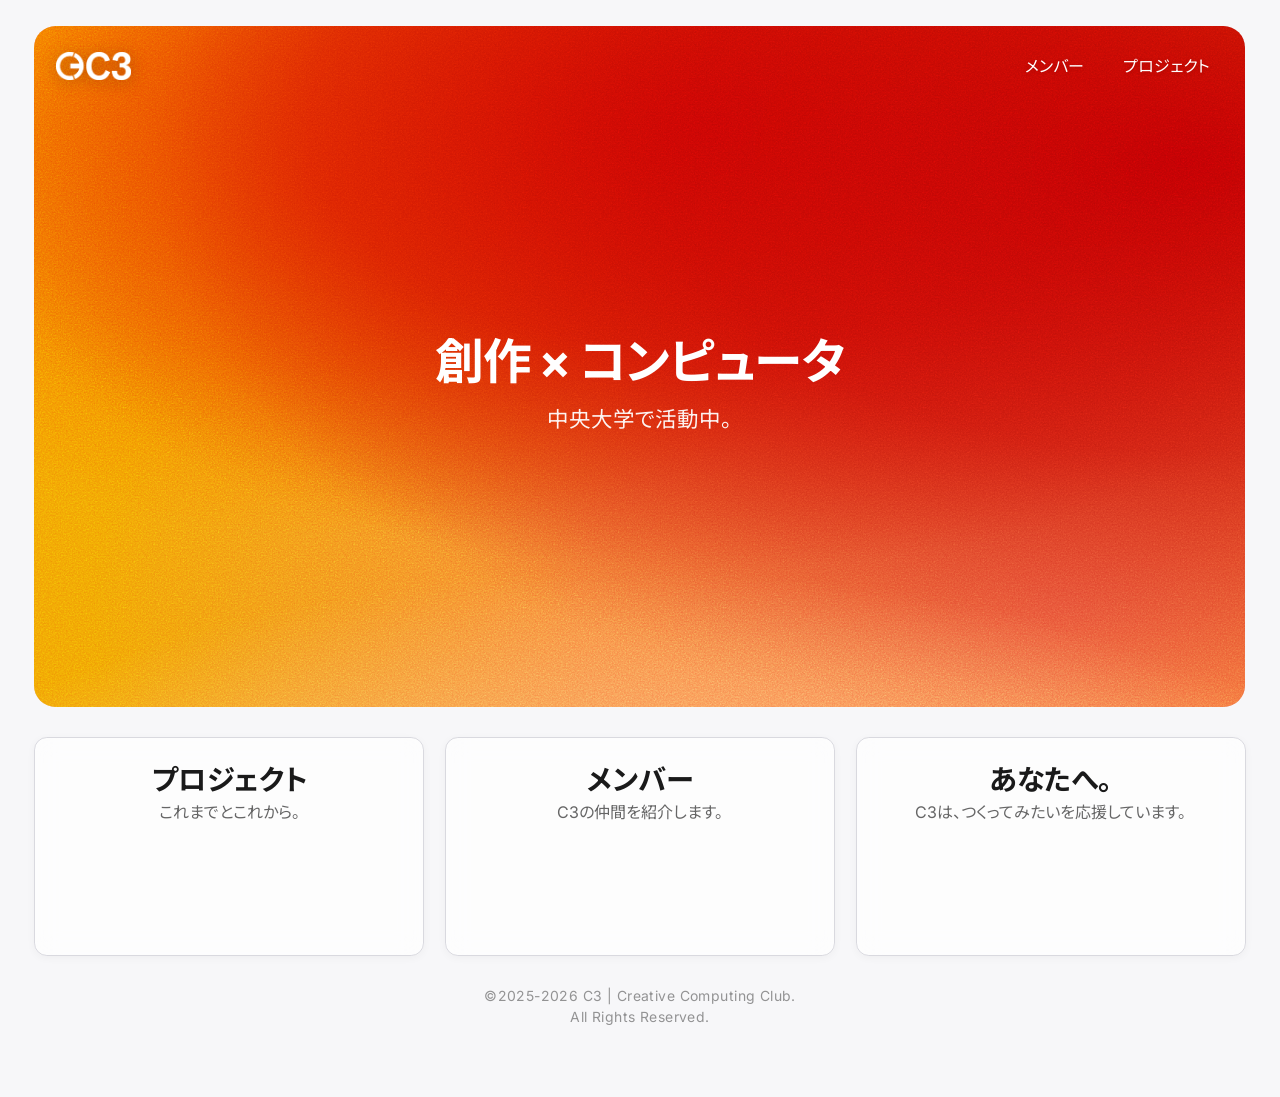
<file: index.html>
<!DOCTYPE html>
<html lang="ja">

<head>
    <meta charset="UTF-8">
    <meta name="viewport" content="width=device-width, initial-scale=1.0">
    <title>C3 | Creative Computing Club</title>
    <meta name="description"
        content="C3 | Creative Computing Club - 中央大学市ヶ谷田町キャンパス（国際情報学部/iTL）を拠点に、コンピュータをツールとして用いた創作活動を展開するサークルです。">
    <link rel="preconnect" href="https://fonts.googleapis.com">
    <link rel="preconnect" href="https://fonts.gstatic.com" crossorigin>
    <link
        href="https://fonts.googleapis.com/css2?family=Inter:wght@400;500;600;700;800&family=Noto+Sans+JP:wght@400;500;600;700&display=swap"
        rel="stylesheet">
    <link rel="stylesheet" href="css/common.css">
    <link rel="stylesheet" href="css/index.css">
    <script src="/js/components.js" defer></script>
</head>

<body>

    <div class="site-container">
        <!-- main visual -->
        <header class="hero mesh-bg" id="hero">
            <!-- navigation bar -->
            <nav class="hero-nav" aria-label="Main Navigation">
                <a href="/" class="main-logo">
                    <img src="images/c3_logo_text_white.png" alt="C3 | Creative Computing Club" class="main-logo-img">
                </a>

                <!-- mobile menu toggle -->
                <button type="button" class="menu-toggle" id="menu-toggle" aria-expanded="false"
                    aria-controls="hero-menu" aria-label="メニューを開閉する">
                    <span class="menu-toggle-bar"></span>
                    <span class="menu-toggle-bar"></span>
                    <span class="menu-toggle-bar"></span>
                </button>

                <!-- navigation links -->
                <ul class="hero-menu" id="hero-menu">
                    <li><a href="/members/" class="hero-menu-link">メンバー</a></li>
                    <li><a href="/projects/" class="hero-menu-link">プロジェクト</a></li>
                </ul>
            </nav>

            <!-- hero content -->
            <div class="hero-content">
                <h1 class="hero-title">創作 &times; コンピュータ</h1>
                <p class="hero-subtitle">中央大学で活動中。</p>
            </div>
        </header>

        <!-- feature grid -->
        <main>
            <section class="section-grid" aria-label="Feature Grid">
                <div class="grid-container">
                    <a href="/projects/" class="grid-item" id="grid-item-1">
                        <h2 class="grid-item-title">プロジェクト</h2>
                        <p class="grid-item-subtitle">これまでとこれから。</p>
                    </a>
                    <a href="/members/" class="grid-item" id="grid-item-2">
                        <h2 class="grid-item-title">メンバー</h2>
                        <p class="grid-item-subtitle">C3の仲間を紹介します。</p>
                    </a>
                    <a href="#" class="grid-item" id="grid-item-3">
                        <h2 class="grid-item-title">あなたへ。</h2>
                        <p class="grid-item-subtitle">C3は、つくってみたいを応援しています。</p>
                    </a>
                </div>
            </section>
        </main>

        <!-- footer credit -->
        <site-footer></site-footer>
    </div>

    <!-- mobile menu script -->
    <script>
        document.addEventListener('DOMContentLoaded', () => {
            const toggle = document.getElementById('menu-toggle');
            const menu = document.getElementById('hero-menu');
            const heroContent = document.querySelector('.hero-content');

            function setMenuState(open) {
                toggle.setAttribute('aria-expanded', open ? 'true' : 'false');
                menu.classList.toggle('is-active', open);
                if (heroContent) {
                    heroContent.classList.toggle('is-blurred', open);
                }
            }

            if (toggle && menu) {
                toggle.addEventListener('click', (e) => {
                    e.stopPropagation();
                    const isExpanded = toggle.getAttribute('aria-expanded') === 'true';
                    setMenuState(!isExpanded);
                });

                // close menu when clicking outside
                document.addEventListener('click', (e) => {
                    if (!toggle.contains(e.target) && !menu.contains(e.target) && menu.classList.contains('is-active')) {
                        setMenuState(false);
                    }
                });

                // close menu with escape key
                document.addEventListener('keydown', (e) => {
                    if (e.key === 'Escape' && menu.classList.contains('is-active')) {
                        setMenuState(false);
                        toggle.focus();
                    }
                });

                // reset on resize to desktop
                window.addEventListener('resize', () => {
                    if (window.innerWidth >= 768 && menu.classList.contains('is-active')) {
                        setMenuState(false);
                    }
                });
            }
        });
    </script>

</body>

</html>
</file>
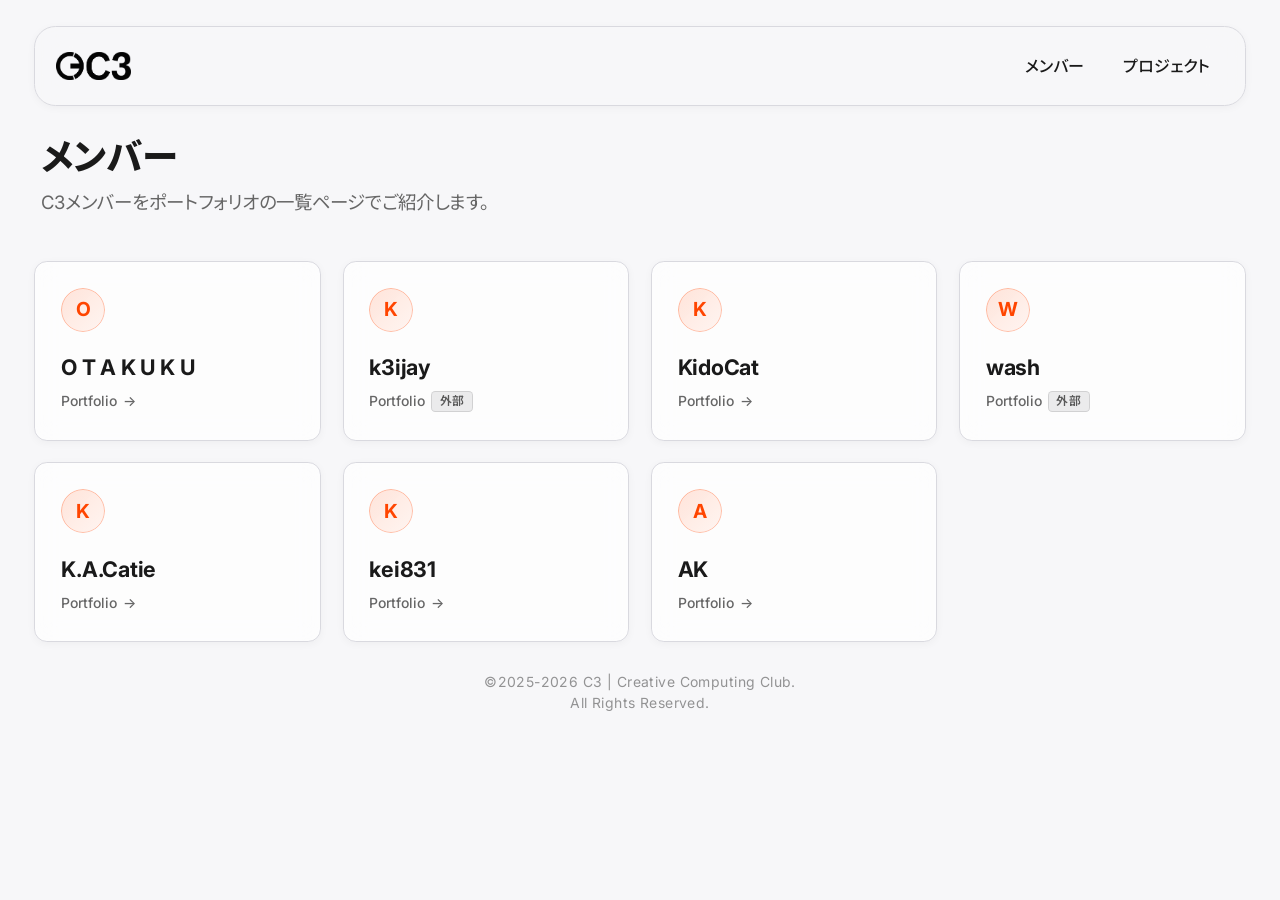
<file: members/index.html>
<!DOCTYPE html>
<html lang="ja">

<head>
    <meta charset="UTF-8">
    <meta name="viewport" content="width=device-width, initial-scale=1.0">
    <title>メンバー - C3 | Creative Computing Club</title>
    <meta name="description" content="C3 | Creative Computing Club メンバーをポートフォリオの一覧ページでご紹介します。">
    <link rel="preconnect" href="https://fonts.googleapis.com">
    <link rel="preconnect" href="https://fonts.gstatic.com" crossorigin>
    <link
        href="https://fonts.googleapis.com/css2?family=Inter:wght@400;500;600;700;800&family=Noto+Sans+JP:wght@400;500;600;700&display=swap"
        rel="stylesheet">
    <link rel="stylesheet" href="/css/common.css">
    <link rel="stylesheet" href="/css/members.css">
    <script src="/js/components.js" defer></script>
    <script src="/js/members.js" defer></script>
</head>

<body>
    <div class="site-container">
        <site-header></site-header>
        <main>
            <section class="members-section" aria-label="Members Directory">
                <header class="members-header">
                    <h1 class="members-title">メンバー</h1>
                    <p class="members-description">C3メンバーをポートフォリオの一覧ページでご紹介します。</p>
                </header>

                <div class="members-grid" id="members-grid">
                    <noscript>
                        <p class="members-noscript">メンバー一覧を表示するにはJavaScriptを有効にしてください。</p>
                    </noscript>
                </div>
            </section>
        </main>
        <site-footer></site-footer>
    </div>
</body>

</html>
</file>
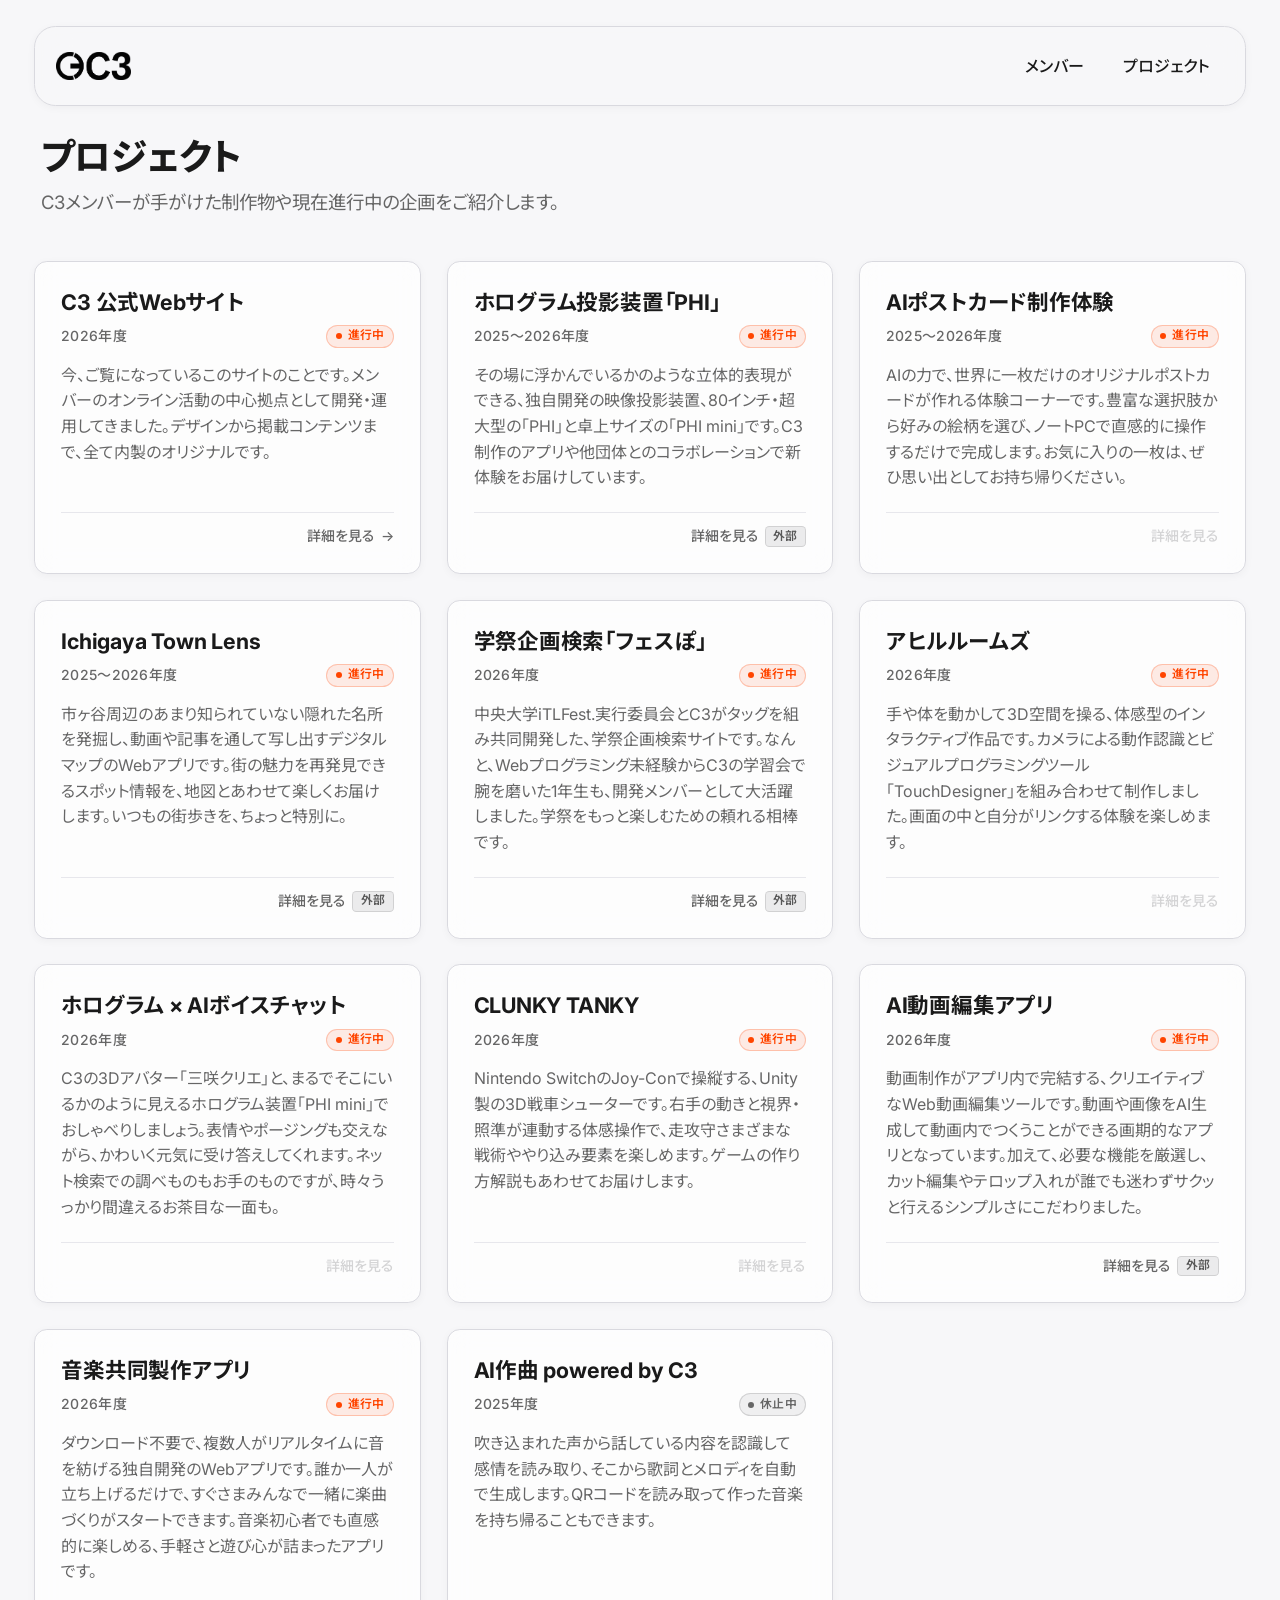
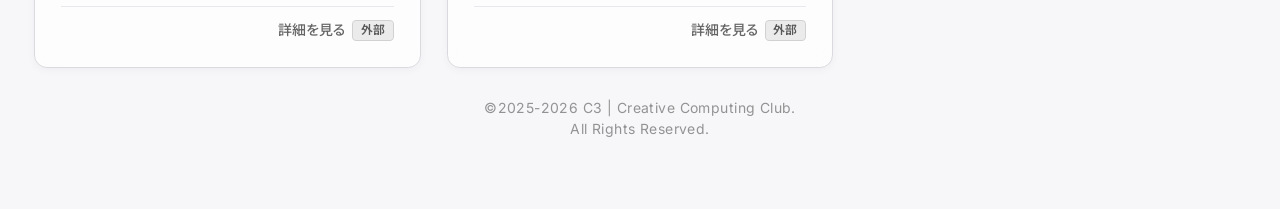
<file: projects/index.html>
<!DOCTYPE html>
<html lang="ja">

<head>
    <meta charset="UTF-8">
    <meta name="viewport" content="width=device-width, initial-scale=1.0">
    <title>プロジェクト - C3 | Creative Computing Club</title>
    <meta name="description" content="C3 | Creative Computing Club のメンバーが手がけた制作物や進行中の企画など、プロジェクトをご紹介しています。">
    <link rel="preconnect" href="https://fonts.googleapis.com">
    <link rel="preconnect" href="https://fonts.gstatic.com" crossorigin>
    <link
        href="https://fonts.googleapis.com/css2?family=Inter:wght@400;500;600;700;800&family=Noto+Sans+JP:wght@400;500;600;700&display=swap"
        rel="stylesheet">
    <link rel="stylesheet" href="/css/common.css">
    <link rel="stylesheet" href="/css/projects.css">
    <script src="/js/components.js" defer></script>
    <script src="/js/projects.js" defer></script>
</head>

<body>
    <div class="site-container">
        <site-header></site-header>
        <main>
            <!-- projects directory -->
            <section class="projects-section" aria-label="Projects Directory">
                <header class="projects-header">
                    <h1 class="projects-title">プロジェクト</h1>
                    <p class="projects-description">C3メンバーが手がけた制作物や現在進行中の企画をご紹介します。</p>
                </header>

                <!-- projects grid -->
                <div class="projects-grid" id="projects-grid">
                    <noscript>
                        <p class="projects-noscript">プロジェクト一覧を表示するにはJavaScriptを有効にしてください。</p>
                    </noscript>
                </div>
            </section>
        </main>
        <site-footer></site-footer>
    </div>
</body>

</html>
</file>
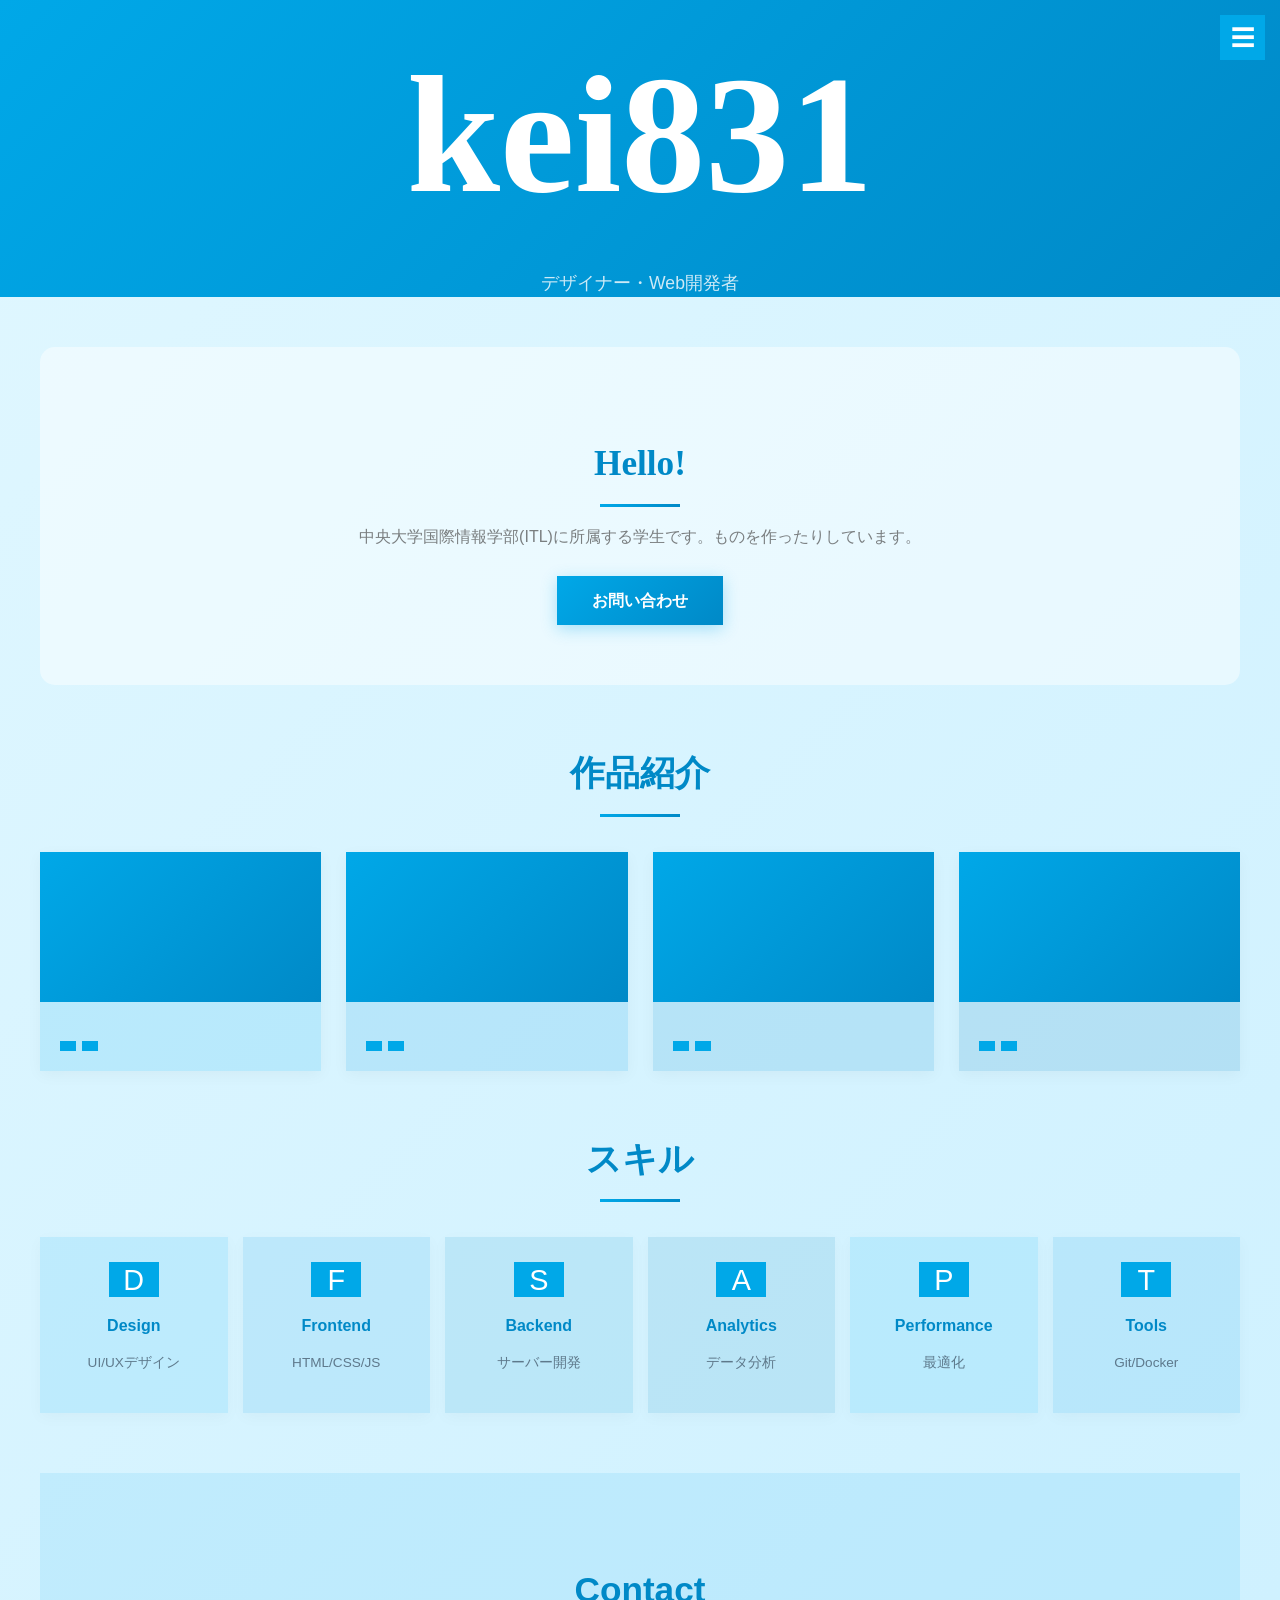
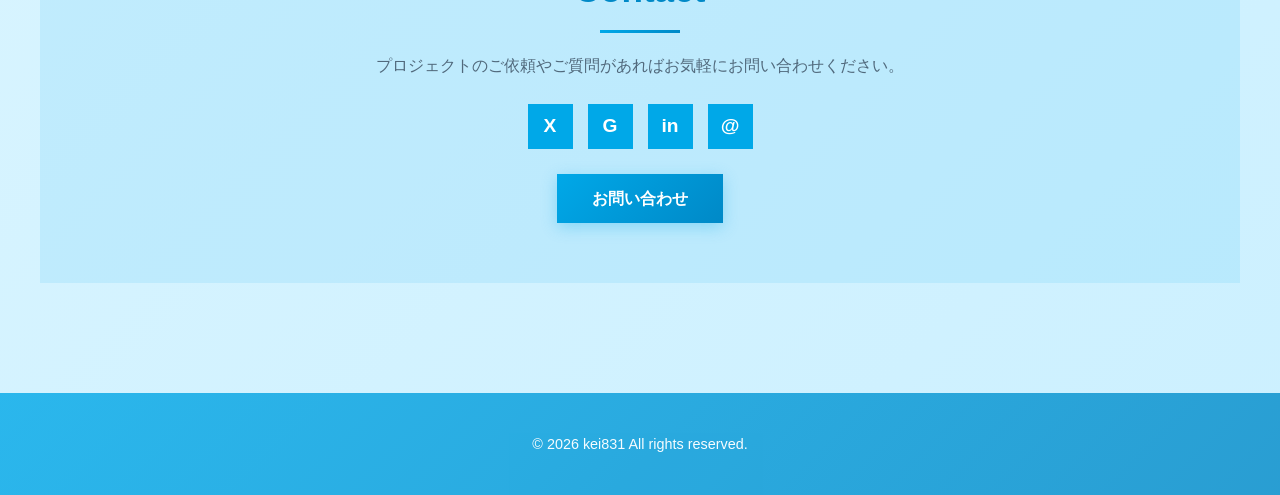
<file: members/kei831/index.html>
<!DOCTYPE html>
<html lang="ja">
<head>
    <meta charset="UTF-8">
    <meta name="viewport" content="width=device-width, initial-scale=1.0">
    <link rel="stylesheet" href="portstyle.css">
    <title>My Portfolio</title>
</head>
<body>
    <header>
        <h1 class="title">kei831</h1>
        <p>デザイナー・Web開発者</p>
    </header>

    <button class="menu-toggle" id="menuToggle">☰</button>
    <nav class="mobile-menu" id="mobileMenu">
        <ul>
            <li><a href="#portfolio">ポートフォリオ</a></li>
            <li><a href="#skills">スキル</a></li>
            <li><a href="#contact">お問い合わせ</a></li>
        </ul>
    </nav>

    <main>
        <section class="hero-section">
            <h2 class = "welcome">Hello!</h2>
            <p>中央大学国際情報学部(ITL)に所属する学生です。ものを作ったりしています。</p>
            <a href="#contact" class="cta-button">お問い合わせ</a>
        </section>

        <section id="portfolio">
            <h2>作品紹介</h2>
            <div class="portfolio-grid">
                <div class="portfolio-card">
                    <div class="portfolio-image"></div>
                    <div class="portfolio-info">
                        <h3></h3>
                        <p></p>
                        <div class="tags">
                            <span class="tag"></span>
                            <span class="tag"></span>
                        </div>
                    </div>
                </div>

                <div class="portfolio-card">
                    <div class="portfolio-image"></div>
                    <div class="portfolio-info">
                        <h3></h3>
                        <p></p>
                        <div class="tags">
                            <span class="tag"></span>
                            <span class="tag"></span>
                        </div>
                    </div>
                </div>

                <div class="portfolio-card">
                    <div class="portfolio-image"></div>
                    <div class="portfolio-info">
                        <h3></h3>
                        <p></p>
                        <div class="tags">
                            <span class="tag"></span>
                            <span class="tag"></span>
                        </div>
                    </div>
                </div>

                <div class="portfolio-card">
                    <div class="portfolio-image"></div>
                    <div class="portfolio-info">
                        <h3></h3>
                        <p></p>
                        <div class="tags">
                            <span class="tag"></span>
                            <span class="tag"></span>
                        </div>
                    </div>
                </div>
            </div>
        </section>

        <section id="skills">
            <h2>スキル</h2>
            <div class="skills-grid">
                <div class="skill-card">
                    <div class="skill-icon">D</div>
                    <h3>Design</h3>
                    <p>UI/UXデザイン</p>
                </div>

                <div class="skill-card">
                    <div class="skill-icon">F</div>
                    <h3>Frontend</h3>
                    <p>HTML/CSS/JS</p>
                </div>

                <div class="skill-card">
                    <div class="skill-icon">S</div>
                    <h3>Backend</h3>
                    <p>サーバー開発</p>
                </div>

                <div class="skill-card">
                    <div class="skill-icon">A</div>
                    <h3>Analytics</h3>
                    <p>データ分析</p>
                </div>

                <div class="skill-card">
                    <div class="skill-icon">P</div>
                    <h3>Performance</h3>
                    <p>最適化</p>
                </div>

                <div class="skill-card">
                    <div class="skill-icon">T</div>
                    <h3>Tools</h3>
                    <p>Git/Docker</p>
                </div>
            </div>
        </section>

        <section id="contact">
            <div class="contact-section">
                <h2>Contact</h2>
                <p>プロジェクトのご依頼やご質問があればお気軽にお問い合わせください。</p>
                
                <div class="social-links">
                    <a href="#" class="social-icon" title="Twitter">X</a>
                    <a href="#" class="social-icon" title="GitHub">G</a>
                    <a href="#" class="social-icon" title="LinkedIn">in</a>
                    <a href="#" class="social-icon" title="Email">@</a>
                </div>

                <a href="#" class="cta-button">お問い合わせ</a>
            </div>
        </section>
    </main>

    <footer>
        <p>&copy; 2026 kei831 All rights reserved.</p>
    </footer>

    <script>
        const menuToggle = document.getElementById('menuToggle');
        const mobileMenu = document.getElementById('mobileMenu');

        menuToggle.addEventListener('click', function() {
            mobileMenu.classList.toggle('active');
            menuToggle.classList.toggle('active');
        });

        mobileMenu.querySelectorAll('a').forEach(link => {
            link.addEventListener('click', function() {
                mobileMenu.classList.remove('active');
                menuToggle.classList.remove('active');
            });
        });
    </script>
</body>
</html>
</file>
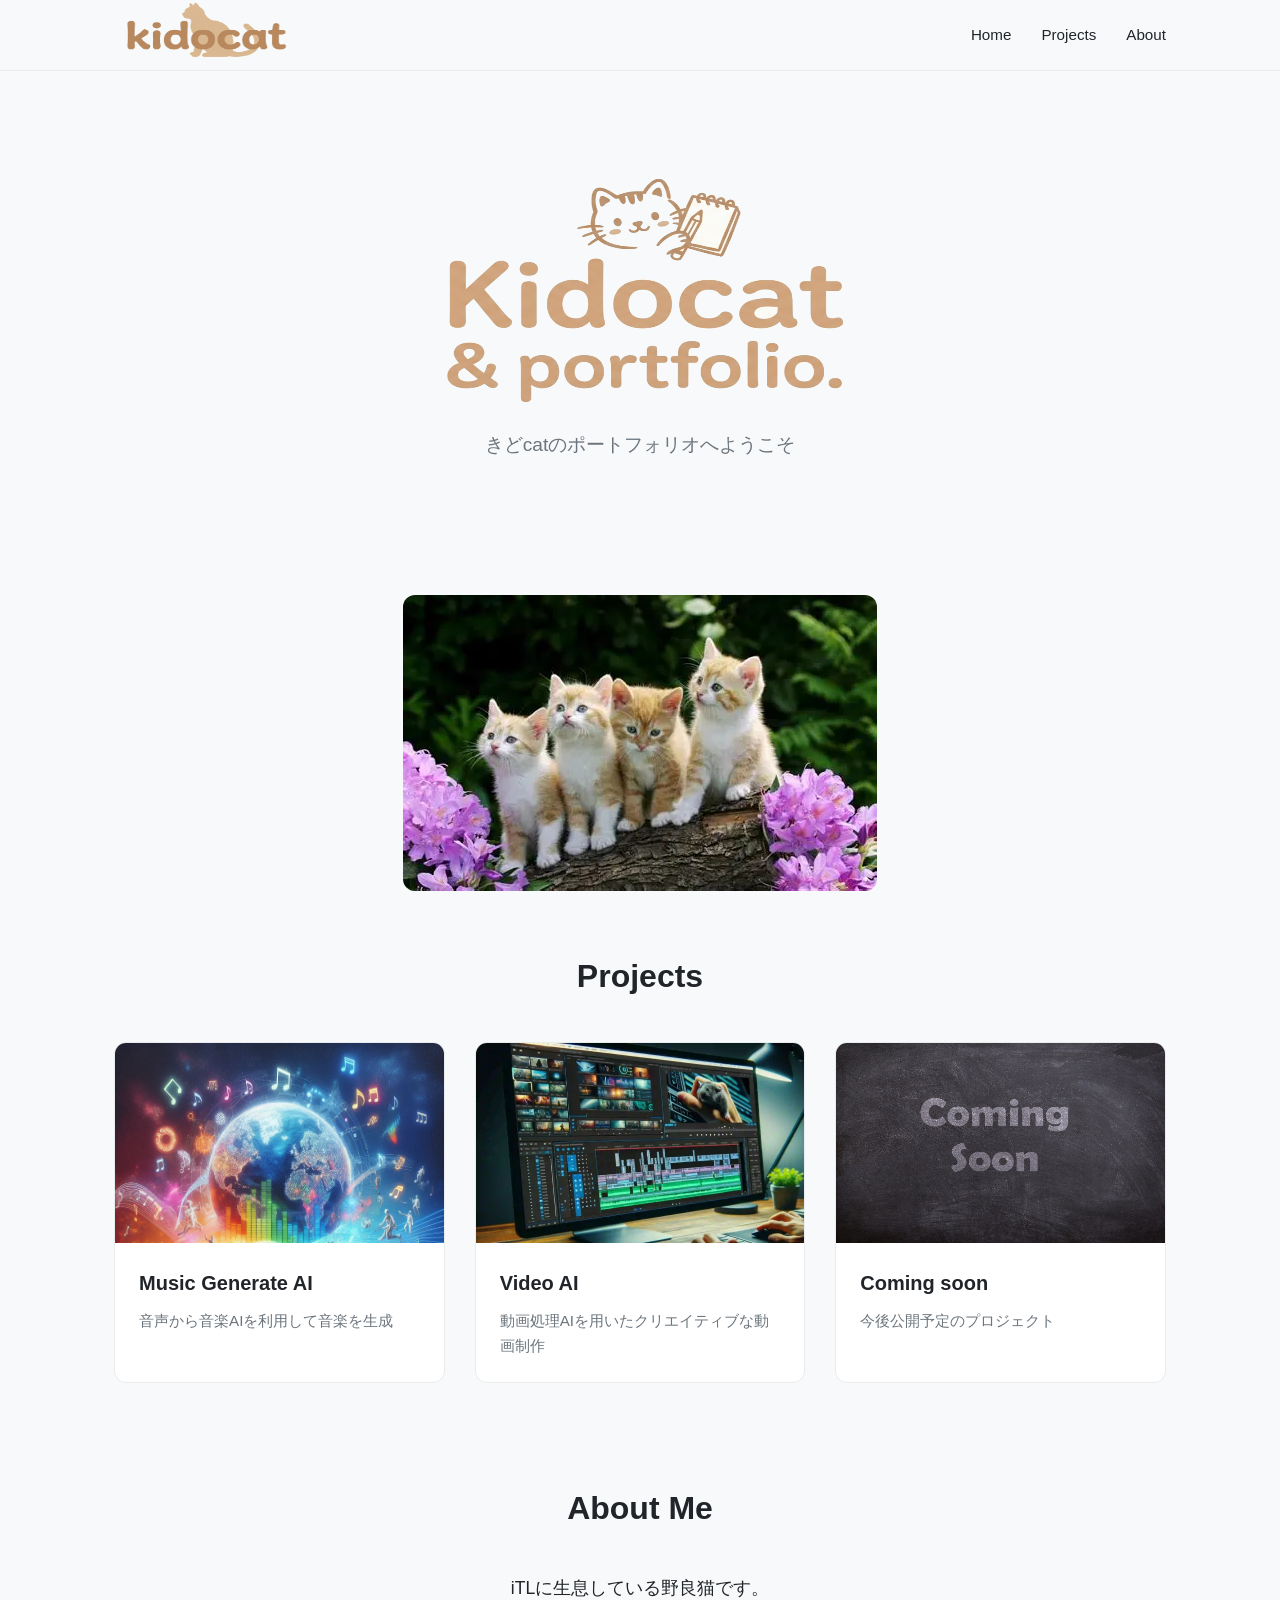
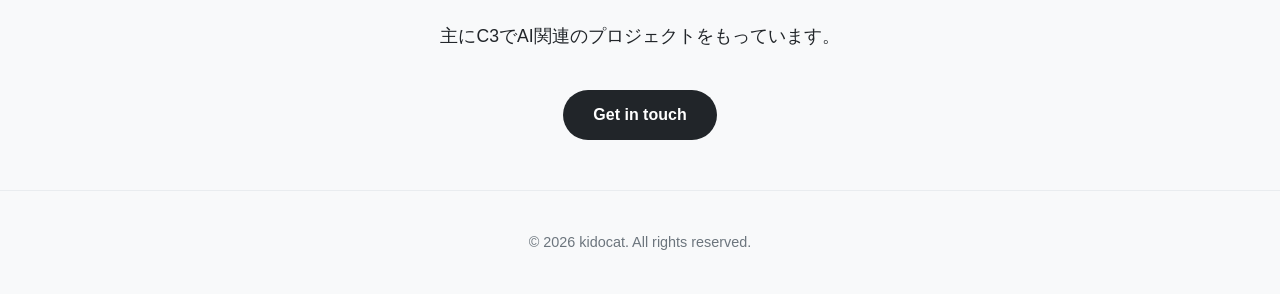
<file: members/KidoCat/index.html>
<!DOCTYPE html>
<html lang="ja">
<head>
    <link rel="stylesheet" href="style.css">
    <meta charset="UTF-8">
    <meta name="viewport" content="width=device-width, initial-scale=1.0">
    <title>kido.cat | Portfolio</title>
</head>
<body>

 <!-- Header -->
<header>
    <div class="container nav-container">
        <a href="index.html" ><img src="kidocatlogo.png" alt="kidocat" class="logo2"></a>
        <ul class="nav-links">
            <li><a href="index.html#home">Home</a></li>
            <li><a href="index.html#projects">Projects</a></li>
            <li><a href="index.html#about">About</a></li>
        </ul>
    </div>
</header>
    
<!-- Hero Section -->
    <section id="home" class="projecttittle">
        <div class="container">
            <img src="kidocatandportfollio.png" alt="kidocat" class="tittle-image">
            <p>きどcatのポートフォリオへようこそ</p>
        </div>
    </section>

    <!-- 中央寄せ用のクラスを付与した画像 -->
    <img src="cat.png" alt="猫の画像" class="center-image2">

    <!-- Projects Section -->
    <section id="projects">
        <div class="container">
            <h2 class="section-title">Projects</h2>
            <div class="projects-grid">
                
                <!-- Project 1 -->
                <a href="MusicAI/index.html" class="card">
                    <img src="music.png" alt="Music AI" class="card-img">
                    <div class="card-content">
                        <h3 class="card-title">Music Generate AI</h3>
                        <p class="card-desc">音声から音楽AIを利用して音楽を生成</p>
                    </div>
                </a>

                <!-- Project 2 -->
                <a href="VideoAI/index.html" class="card">
                    <img src="video.png" alt="Video AI" class="card-img">
                    <div class="card-content">
                        <h3 class="card-title">Video AI</h3>
                        <p class="card-desc">動画処理AIを用いたクリエイティブな動画制作</p>
                    </div>
                </a>

                <!-- Project 3 -->
                <a href="index.html#projects" class="card">
                    <img src="comingsoon.png" alt="Coming Soon" class="card-img">
                    <div class="card-content">
                        <h3 class="card-title">Coming soon</h3>
                        <p class="card-desc">今後公開予定のプロジェクト</p>
                    </div>
                </a>

            </div>
        </div>
    </section>

    <!-- About & Contact Section -->
    <section id="about">
        <div class="container">
            <h2 class="section-title">About Me</h2>
            <div class="about-content">
                <p>iTLに生息している野良猫です。</p>
                <p>主にC3でAI関連のプロジェクトをもっています。</p>
                <a href="mailto:kido.cat2024@gmail.com" class="contact-btn">Get in touch</a>
            </div>
        </div>
    </section>

    <!-- Footer -->
    <footer>
        <div class="container">
            <p>&copy; 2026 kidocat. All rights reserved.</p>
        </div>
    </footer>

</body>
</html>
</file>
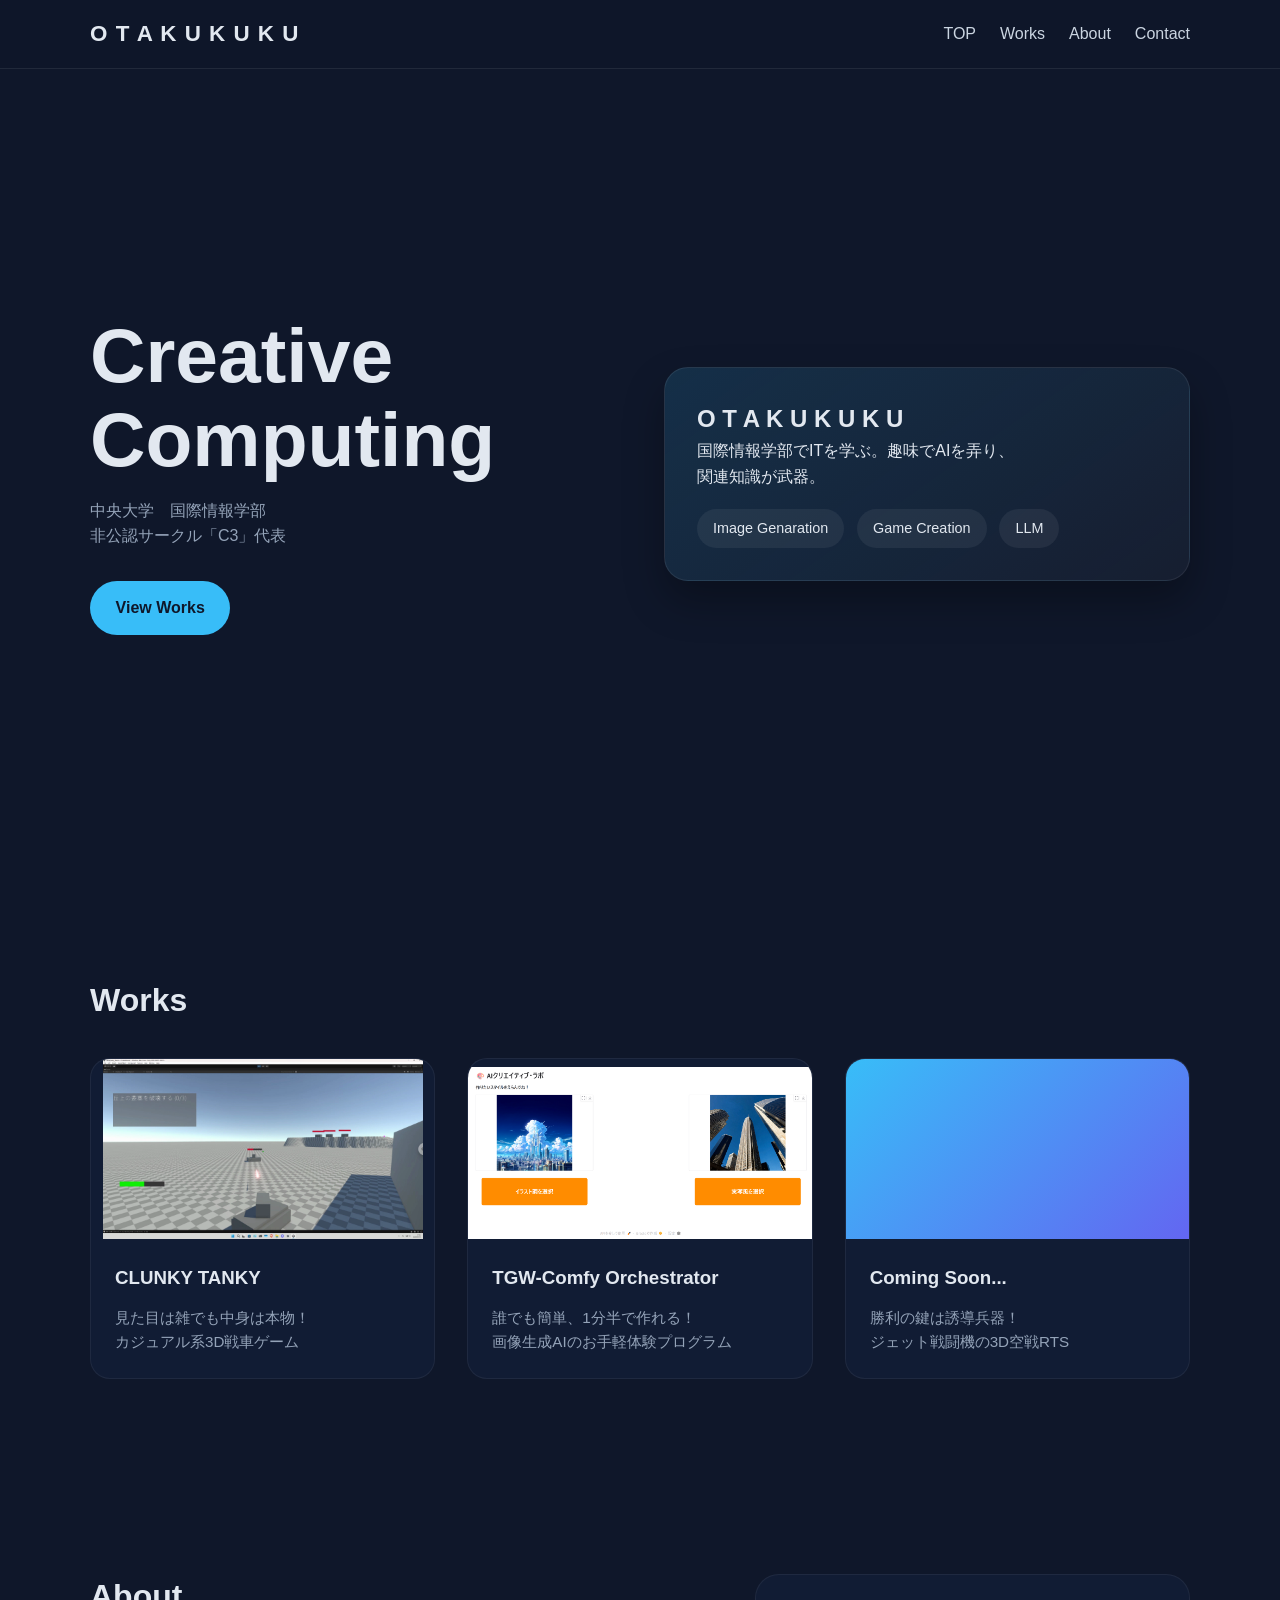
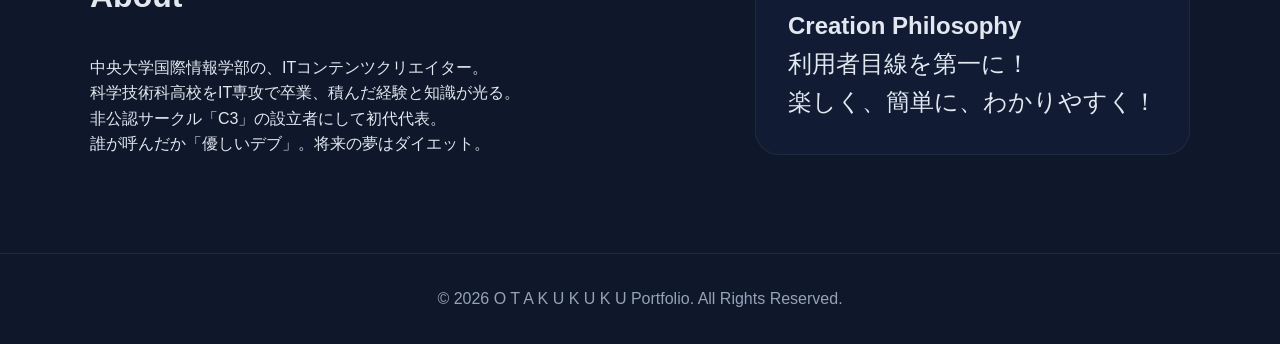
<file: members/Last-Stand-PHASE5/index.html>
<!DOCTYPE html>
<html lang="ja">
<head>
<meta charset="UTF-8" />
<meta name="viewport" content="width=device-width, initial-scale=1.0" />
<title>OTAKUKUKU_Portfolio</title>
<link rel="stylesheet" href="style.css" />
</head>

<body>

<header>
    <div class="container">
        <nav>
            <div class="logo">O T A K U K U K U</div>

            <div class="nav-links">
                <a href="#top">TOP</a>
                <a href="#works">Works</a>
                <a href="#about">About</a>
                <a href="#contact">Contact</a>
            </div>
        </nav>
    </div>
</header>

<main>

<section class="hero">
    <div class="container hero-content">

        <div class="hero-text" id="top">
            <h1>
                Creative<br>
                Computing
            </h1>

            <p>
                中央大学　国際情報学部<br>
                非公認サークル「C3」代表
            </p>

            <a href="#works" class="btn">
                View Works
            </a>
        </div>

        <div class="hero-card">
            <h2>O T A K U K U K U</h2>

            <p>
                国際情報学部でITを学ぶ。趣味でAIを弄り、<br>関連知識が武器。
            </p>

            <div class="skills">
                <a href="https://youtu.be/Cmwj5_54j2E"><div class="skill">Image Genaration</div></a>
                <div class="skill">Game Creation</div>
                <a href="https://youtu.be/ZTrpWBonqN8"><div class="skill">LLM</div></a>
            </div>
        </div>

    </div>
</section>

<section id="works">
    <div class="container">

        <h2 class="section-title">Works</h2>

        <div class="projects">

            <div class="project-card">
                <a href="CLUNKY_TANKY/index.html">
                <div class="project-image clunky-tanky-image"></div>
                    <div class="project-content">
                    <h3>CLUNKY TANKY</h3>
                    <p>
                        見た目は雑でも中身は本物！<br>
                        カジュアル系3D戦車ゲーム
                    </p>
                </div>
                </a>
            </div>

            <div class="project-card">
                <div class="project-image tgw-comfy-orchestrator-image"></div>
                <div class="project-content">
                    <h3>TGW-Comfy Orchestrator</h3>
                    <p>
                        誰でも簡単、1分半で作れる！<br>
                        画像生成AIのお手軽体験プログラム
                    </p>
                </div>
            </div>

            <div class="project-card">
                <div class="project-image"></div>
                <div class="project-content">
                    <h3>Coming Soon...</h3>
                    <p>
                        勝利の鍵は誘導兵器！<br>
                        ジェット戦闘機の3D空戦RTS
                    </p>
                </div>
            </div>

        </div>
    </div>
</section>

<section id="about">
    <div class="container about">

        <div>
            <h2 class="section-title">About</h2>

            <p>
                中央大学国際情報学部の、ITコンテンツクリエイター。<br>
                科学技術科高校をIT専攻で卒業、積んだ経験と知識が光る。<br>
                非公認サークル「C3」の設立者にして初代代表。<br>
                誰が呼んだか「優しいデブ」。将来の夢はダイエット。
            </p>
        </div>

        <div class="about-box">
            <h1>Creation Philosophy</h1>

            <p>
                利用者目線を第一に！<br>
                楽しく、簡単に、わかりやすく！
            </p>
        </div>

    </div>
</section>

</main>

<footer id="contact">
    <div class="container">
        <p>
            © 2026 O T A K U K U K U Portfolio. All Rights Reserved.
        </p>
    </div>
</footer>

</body>
</html>
</file>
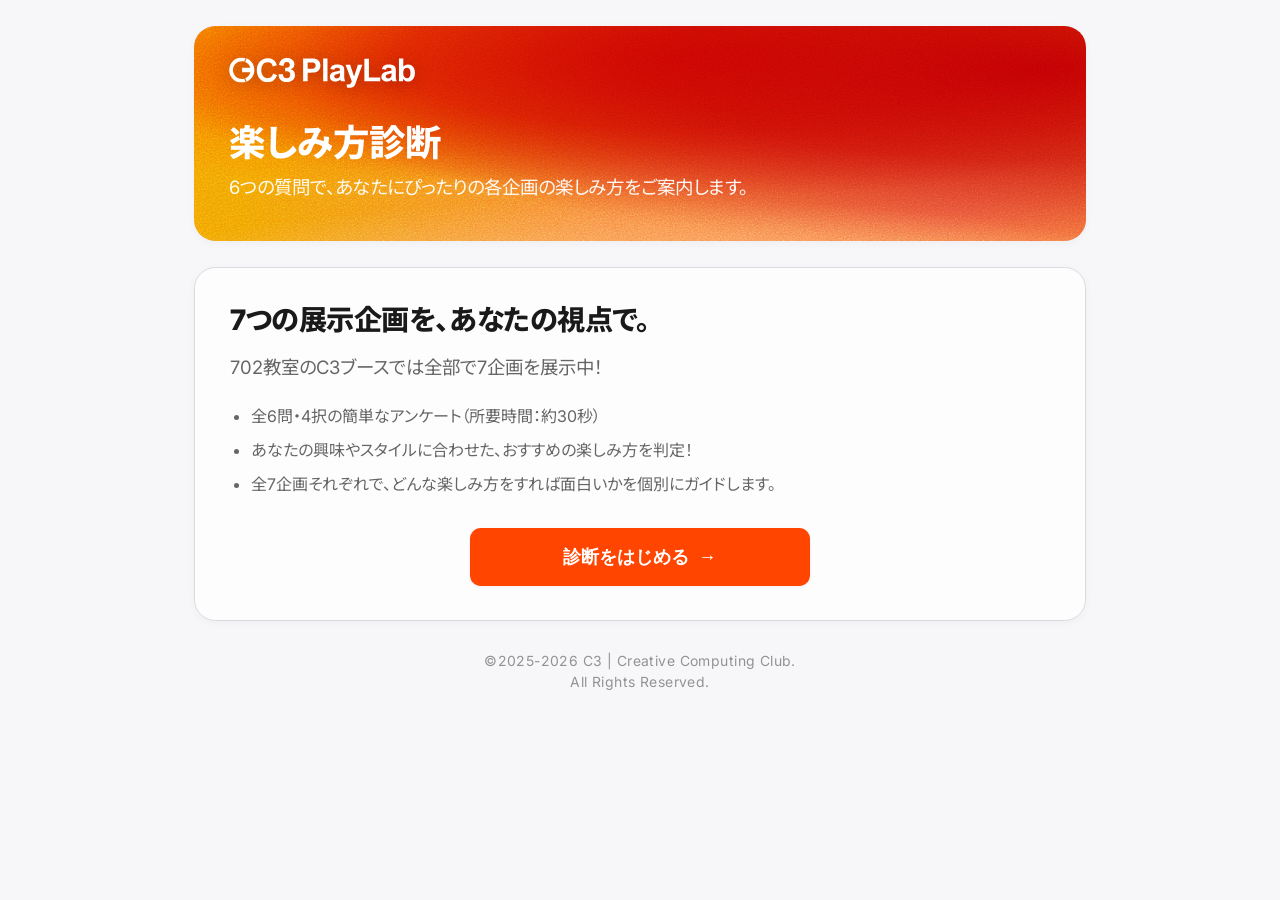
<file: questionnaire/playlab26/index.html>
<!DOCTYPE html>
<html lang="ja">

<head>
    <meta charset="UTF-8">
    <meta name="viewport" content="width=device-width, initial-scale=1.0">
    <title>C3 PlayLabの楽しみ方診断 - C3 | Creative Computing Club</title>
    <meta name="description"
        content="iTLFest.2026（7階 702教室）C3展示ブースを120%楽しむためのアンケート診断アプリ。全6問に答えると、あなたにぴったりの全企画の楽しみ方ガイドが表示されます。">
    <link rel="preconnect" href="https://fonts.googleapis.com">
    <link rel="preconnect" href="https://fonts.gstatic.com" crossorigin>
    <link
        href="https://fonts.googleapis.com/css2?family=Inter:wght@400;500;600;700;800&family=Noto+Sans+JP:wght@400;500;600;700;800&display=swap"
        rel="stylesheet">
    <link rel="stylesheet" href="/css/common.css">
    <link rel="stylesheet" href="./style.css">
    <script src="/js/components.js" defer></script>
    <script src="./app.js" defer></script>
</head>

<body>
    <div class="site-container playlab-container">
        <main class="playlab-main">
            <!-- hero banner -->
            <header class="playlab-hero mesh-bg">
                <div class="playlab-hero-brand">
                    <img src="/images/playlab_logo_text_white.svg" alt="C3 PlayLab" class="playlab-logo">
                </div>
                <div class="playlab-hero-body">
                    <h1 class="playlab-hero-title">楽しみ方診断</h1>
                    <p class="playlab-hero-subtitle">6つの質問で、あなたにぴったりの各企画の楽しみ方をご案内します。</p>
                </div>
            </header>

            <!-- screen 1 intro -->
            <section id="screen-intro" class="playlab-panel is-active" aria-labelledby="intro-heading">
                <div class="intro-card">
                    <div class="intro-content">
                        <h2 id="intro-heading" class="section-title">7つの展示企画を、あなたの視点で。</h2>
                        <p class="section-lead">
                            702教室のC3ブースでは全部で7企画を展示中！
                        </p>
                        <ul class="intro-list">
                            <li>全6問・4択の簡単なアンケート（所要時間：約30秒）</li>
                            <li>あなたの興味やスタイルに合わせた、おすすめの楽しみ方を判定！</li>
                            <li>全7企画それぞれで、どんな楽しみ方をすれば面白いかを個別にガイドします。</li>
                        </ul>
                    </div>
                    <div class="intro-actions">
                        <button type="button" id="btn-start" class="btn btn-primary btn-lg">
                            診断をはじめる
                            <span class="btn-arrow" aria-hidden="true">&rarr;</span>
                        </button>
                    </div>
                </div>
            </section>

            <!-- screen 2 quiz -->
            <section id="screen-quiz" class="playlab-panel" aria-live="polite" hidden>
                <div class="quiz-card">
                    <div class="quiz-body">
                        <h2 id="quiz-question-text" class="quiz-question-title">質問テキストがここに入ります</h2>
                        <div id="quiz-options" class="quiz-options" role="radiogroup"
                            aria-labelledby="quiz-question-text">
                            <!-- options rendered by js -->
                        </div>
                    </div>

                    <div class="quiz-footer">
                        <button type="button" id="btn-prev" class="btn btn-secondary quiz-prev-btn">
                            <span aria-hidden="true">&larr;</span> 前の質問へ
                        </button>
                    </div>
                </div>
            </section>

            <!-- screen 3 result -->
            <section id="screen-result" class="playlab-panel" aria-live="polite" hidden>
                <!-- type summary card -->
                <div class="result-summary-card">
                    <div class="result-summary-header">
                        <span class="result-eyebrow">あなたのタイプは…</span>
                        <h2 id="result-type-title" class="result-type-title">タイプ名</h2>
                    </div>
                    <p id="result-type-desc" class="result-type-desc">タイプの詳細説明</p>
                </div>

                <!-- connect and follow card -->
                <div class="result-connect-card" id="result-connect-card">
                    <div class="connect-header">
                        <h3 class="connect-title">C3の最新情報・公式SNS</h3>
                        <p class="connect-desc">サークルの日々の活動やイベント情報、制作物などはLinktreeからご覧いただけます。ぜひフォローしてください！</p>
                    </div>
                    <div class="connect-actions">
                        <a href="https://linktr.ee/c3ofcl" target="_blank" rel="noopener noreferrer" class="btn btn-connect btn-linktree">
                            <span>公式リンク集（Linktree）を見る</span>
                            <span class="btn-arrow" aria-hidden="true">&rarr;</span>
                        </a>
                    </div>

                    <!-- itl student exclusive section -->
                    <div class="connect-itl-section" id="connect-itl-section" hidden>
                        <div class="connect-itl-header">
                            <span class="connect-itl-badge">iTL生向け</span>
                            <h4 class="connect-itl-title">C3 LINE公式アカウント</h4>
                        </div>
                        <p class="connect-itl-desc">新歓情報やサークルの学習会、イベント案内を定期配信しています。C3での活動に興味があるiTL生は、ぜひ友だち追加してください！</p>
                        <div class="connect-itl-actions">
                            <a href="https://line.me/R/ti/p/@112ebwax" target="_blank" rel="noopener noreferrer" class="btn btn-connect btn-line">
                                <span>LINE公式アカウントを友だち追加</span>
                                <span class="btn-arrow" aria-hidden="true">&rarr;</span>
                            </a>
                        </div>
                    </div>
                </div>

                <!-- all 7 booths guide -->
                <div class="booths-guide-section">
                    <div class="booths-guide-header">
                        <div>
                            <h2 class="booths-guide-title">全7企画・あなた向けの楽しみ方ガイド</h2>
                            <p class="booths-guide-subtitle">回答結果をもとに、すべての展示での楽しみ方をまとめました。気になる企画からチェックしてみましょう！
                            </p>
                        </div>
                        <div class="booths-filter-bar" role="group" aria-label="表示順の切り替え">
                            <button type="button" class="filter-chip is-active" data-sort="recommend">おすすめ順</button>
                            <button type="button" class="filter-chip" data-sort="default">ブース順</button>
                        </div>
                    </div>

                    <div id="booths-grid" class="booths-grid">
                        <!-- 7 booth cards rendered by js -->
                    </div>
                </div>

                <!-- retry footer actions -->
                <div class="result-actions">
                    <button type="button" id="btn-retry" class="btn btn-secondary btn-lg">
                        もう一度診断する
                    </button>
                </div>
            </section>
        </main>

        <!-- common footer -->
        <site-footer></site-footer>
    </div>
</body>

</html>
</file>
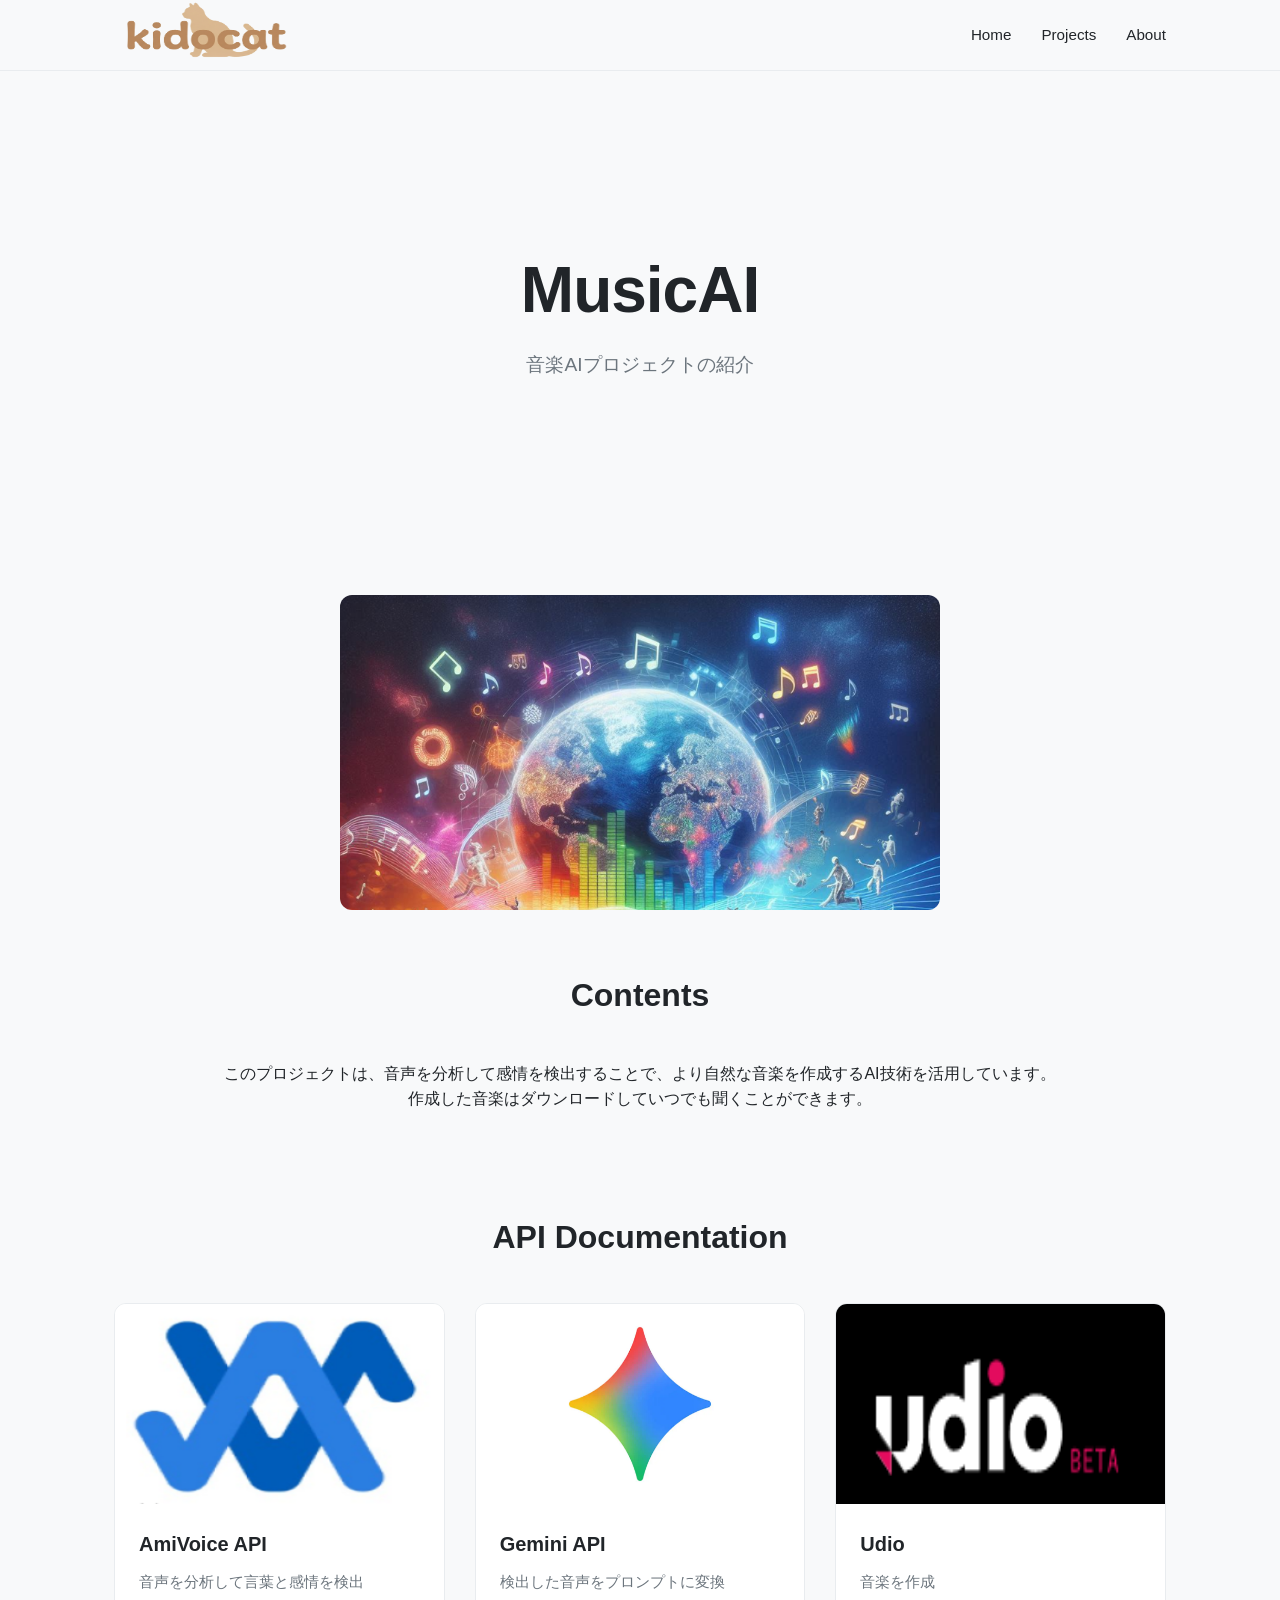
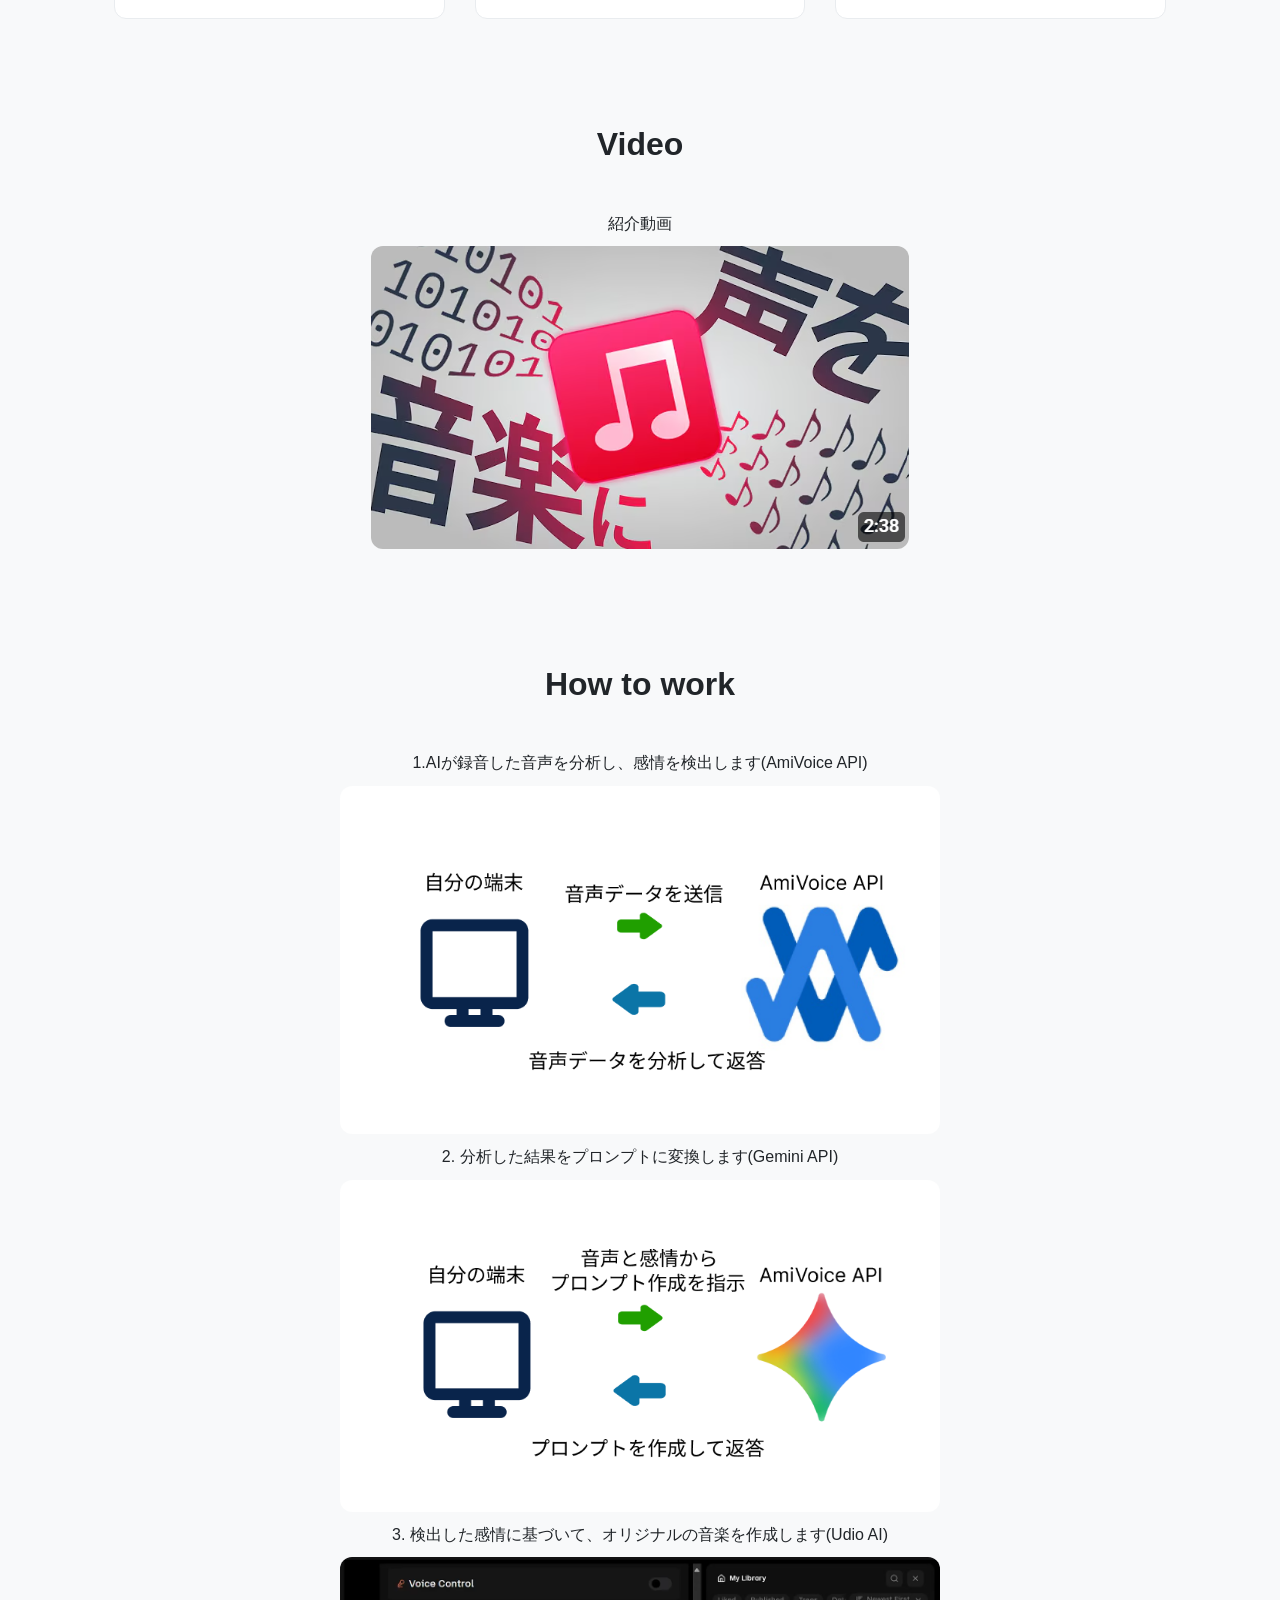
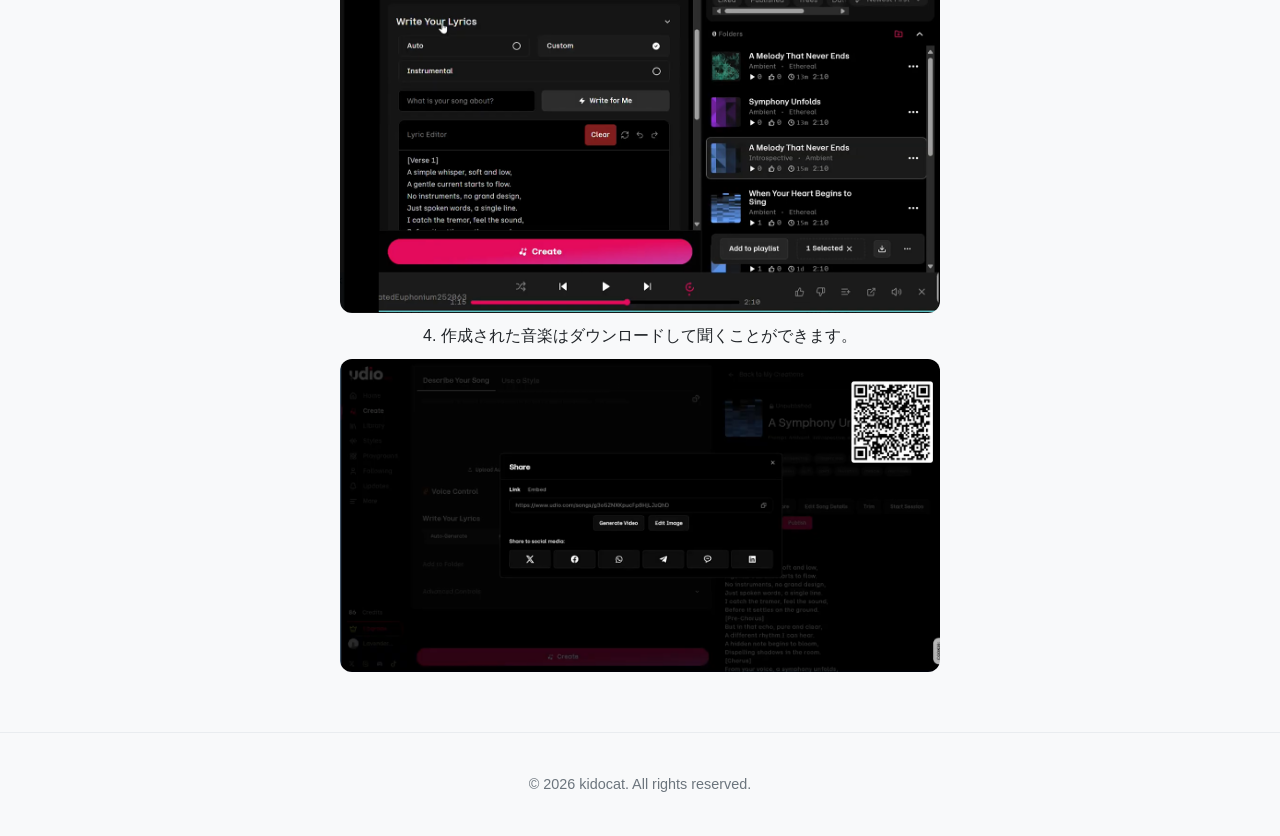
<file: members/KidoCat/MusicAI/index.html>
<!DOCTYPE html>
<html lang="ja">
<head>
    <link rel="stylesheet" href="../style.css">
    <meta charset="UTF-8">
    <meta name="viewport" content="width=device-width, initial-scale=1.0">
    <title>kido.cat | Portfolio</title>
</head>
<body>

 <!-- Header -->
<header>
    <div class="container nav-container">
        <a href="../index.html" ><img src="../kidocatlogo.png" alt="kidocat" class="logo2"></a>
        <ul class="nav-links">
            <li><a href="../index.html#home">Home</a></li>
            <li><a href="../index.html#projects">Projects</a></li>
            <li><a href="../index.html#about">About</a></li>
        </ul>
    </div>
</header>
    
<!-- Hero Section -->
    <section id="home" class="projecttittle">
        <div class="container">
            <h1>MusicAI</h1>
            <p>音楽AIプロジェクトの紹介</p>
        </div>
    </section>

    <!-- 中央寄せ用のクラスを付与した画像 -->
    <img src="../music.png" alt="音楽の画像" class="center-image2">

    <section id="contents">
        <div class="container">
            <h2 class="section-title">Contents</h2>
            <p class="section-center">このプロジェクトは、音声を分析して感情を検出することで、より自然な音楽を作成するAI技術を活用しています。</p>
            <p class="section-center">作成した音楽はダウンロードしていつでも聞くことができます。</p>
            </div>
    </section>

    <section id="API">
        <div class="container">
            <h2 class="section-title">API Documentation</h2>
            <div class="projects-grid">
                
                <!-- API 1 -->
                <a href="https://acp.amivoice.com/amivoice_api/" class="card">
                    <div><img src="../AmiVoiceAPI.png" alt="AmiVoice" class="card-img"></div>
                    <div class="card-content">
                        <h3 class="card-title">AmiVoice API</h3>
                        <p class="card-desc">音声を分析して言葉と感情を検出</p>
                    </div>
                </a>

                <!-- API 2 -->
                <a href="https://ai.google.dev/gemini-api/docs?hl=ja" class="card">
                    <div><img src="../Gemini.png" alt="Gemini" class="card-img"></div>
                    <div class="card-content">
                        <h3 class="card-title">Gemini API</h3>
                        <p class="card-desc">検出した音声をプロンプトに変換</p>
                    </div>
                </a>

                <!-- API 3 -->
                <a href="https://www.udio.com/ai" class="card">
                    <div><img src="../Udiologo.png" alt="Udio" class="card-img"></div>
                    <div class="card-content">
                        <h3 class="card-title">Udio</h3>
                        <p class="card-desc">音楽を作成</p>
                    </div>
                </a>

            </div>
        </div>
    </section>


    <section id="video">
        <div class="container">
            <h2 class="section-title">Video</h2>
            <p class="section-center">紹介動画</p>
            <a href="https://youtu.be/LLht5LdMhkc?si=QqB4W_c4CtqVabst" target="_blank">
                <img src="../samne.png" alt="ビデオサムネイル" class="center-image2">
            </a>
        </div>
    </section>
    <section id="details">
        <div class="container">
            <h2 class="section-title">How to work</h2>
            <p class="section-center">1.AIが録音した音声を分析し、感情を検出します(AmiVoice API)</p>
            <img src="../AmiVoice.png" alt="録音の画像" class="center-image2">
            <p class="section-center">2. 分析した結果をプロンプトに変換します(Gemini API)</p>
            <img src="../GeminiAPI.png" alt="分析の画像" class="center-image2">
            <p class="section-center">3. 検出した感情に基づいて、オリジナルの音楽を作成します(Udio AI)</p>
            <img src="../Udio.png" alt="プロンプトの画像" class="center-image2">
            <p class="section-center">4. 作成された音楽はダウンロードして聞くことができます。</p>
            <img src="../QR.png" alt="音楽の画像" class="center-image2">
        </div>
    </section>

    <footer>
        <div class="container">
            <p>&copy; 2026 kidocat. All rights reserved.</p>
        </div>
    </footer>

</body>
</html>
</file>
<file: css/common.css>
/* reset */
*,
*::before,
*::after {
    box-sizing: border-box;
    margin: 0;
    padding: 0;
}

:root {
    /* colors */
    --bg-page: #f7f7f9;
    /* page canvas background */
    --text-primary: #1a1a1a;
    /* body text and primary headings */
    --text-secondary: #666666;
    /* secondary text, captions, and muted labels */
    --text-hero: #ffffff;
    /* high-contrast text on hero or dark backgrounds */
    --color-primary: #ff4500;
    /* brand accent, primary buttons, key highlights */
    --color-primary-rgb: 255, 69, 0;
    /* rgb channels for opacity mixing */
    --color-main: var(--color-primary);
    /* alias for primary brand accent */
    --header-link-hover-opacity: 0.08;
    /* site-header link hover background opacity */
    --header-link-hover-bg: rgba(var(--color-primary-rgb), var(--header-link-hover-opacity));
    /* site-header link hover background color */
    --card-bg: rgba(255, 255, 255, 0.7);
    /* glass card and panel background */
    --card-border: #d9d9df;
    /* subtle border for glass cards and panels */
    --header-bg: #242428;
    /* common header gray background */
    --header-border: rgba(255, 255, 255, 0.08);
    /* subtle border for dark header */
    --header-text: #ffffff;
    /* header navigation text */

    /* shadows */
    --shadow-sm: 0 1px 3px rgba(0, 0, 0, 0.06);
    /* low elevation, default buttons and small items */
    --shadow-md: 0 4px 12px rgba(0, 0, 0, 0.08);
    /* medium elevation, hovered items and popovers */
    --shadow-card: 0 2px 8px rgba(0, 0, 0, 0.04);
    /* soft ambient shadow for cards and containers */
    --drop-shadow-sm: drop-shadow(0 2px 4px rgba(0, 0, 0, 0.15));
    /* subtle outline for small transparent graphics */
    --drop-shadow-md: drop-shadow(0 2px 8px rgba(0, 0, 0, 0.25));
    /* prominent outline for logos and transparent assets */

    /* interactions */
    --hover-darken: brightness(0.90);
    /* slight tone reduction on hover */
    --active-darken: brightness(0.82);
    /* deeper tone reduction on click or press */
    --transition-fast: 0.2s ease;
    /* quick timing for hover, active, and focus states */

    /* fonts: "Inter" for latin/numbers, "Noto Sans CJK JP" for japanese */
    --font-base: 'Inter', 'Noto Sans CJK JP', 'Noto Sans JP', sans-serif;

    /* font size (320px to 1200px) */
    --font-size-100: clamp(0.75rem, 0.73rem + 0.11vw, 0.8125rem);
    /* captions, fine print, and footer text */
    --font-size-200: clamp(0.875rem, 0.85rem + 0.11vw, 0.9375rem);
    /* buttons, navigation links, and small labels */
    --font-size-300: clamp(1rem, 0.97rem + 0.14vw, 1.075rem);
    /* default body reading text */
    --font-size-400: clamp(1.125rem, 1.08rem + 0.23vw, 1.25rem);
    /* subheadings, lead text, and hero subtitle */
    --font-size-500: clamp(1.25rem, 1.1rem + 0.73vw, 1.65rem);
    /* tertiary headings and sub-section titles */
    --font-size-600: clamp(1.4rem, 1.14rem + 1.32vw, 2.125rem);
    /* secondary headings and section titles */
    --font-size-700: clamp(1.65rem, 1.21rem + 2.18vw, 2.85rem);
    /* primary display headings and hero title */
}

html,
body {
    width: 100%;
    min-height: 100%;
    background-color: var(--bg-page);
    color: var(--text-primary);
    font-family: var(--font-base);
    font-size: var(--font-size-300);
    line-height: 1.5;
    -webkit-font-smoothing: antialiased;
    font-feature-settings: "palt" 1;
    hanging-punctuation: first last;
    text-spacing-trim: trim-start;
}

a {
    color: inherit;
    text-decoration: none;
}

/* layout container */
.site-container {
    width: 100%;
    max-width: 1280px;
    margin: 0 auto;
    padding: 1rem 1rem 3rem;
}

@media (min-width: 768px) {
    .site-container {
        padding: 1.5rem 2rem 4rem;
    }
}

/* footer */
.site-footer {
    width: 100%;
    padding-top: 1.75rem;
    text-align: center;
}

.site-footer-text {
    color: var(--text-primary);
    opacity: 0.45;
    font-size: var(--font-size-100);
    letter-spacing: 0.03em;
}

/* buttons */
.btn {
    display: inline-flex;
    align-items: center;
    justify-content: center;
    padding: 0.625rem 1.5rem;
    border-radius: 0.375rem;
    font-size: var(--font-size-200);
    font-weight: 500;
    line-height: 1.5;
    cursor: pointer;
    border: none;
    text-decoration: none;
    box-shadow: var(--shadow-sm);
    transition: filter var(--transition-fast),
        box-shadow var(--transition-fast),
        transform var(--transition-fast);
}

.btn:hover {
    filter: var(--hover-darken);
    box-shadow: var(--shadow-md);
}

.btn:active {
    filter: var(--active-darken);
    transform: translateY(1px);
}

.btn-primary {
    background-color: var(--color-primary);
    color: var(--text-hero);
}

.btn-secondary {
    background-color: #ffffff;
    color: var(--text-primary);
    border: 1px solid var(--card-border);
}

/* mesh gradient background */
.mesh-bg {
    background-color: #ffa200;
    background-image:
        radial-gradient(80% 80% at 50% 160%, #ffbc85 0%, rgba(255, 188, 133, 0.7) 50%, transparent 100%),
        radial-gradient(85% 85% at 95% 20%, #ba0104 0%, rgba(186, 1, 4, 0.7) 50%, transparent 100%),
        radial-gradient(65% 65% at 55% 15%, #db1102 0%, rgba(219, 17, 2, 0.7) 50%, transparent 100%),
        radial-gradient(50% 50% at 25% 25%, #f36d00 0%, rgba(243, 109, 0, 0.7) 50%, transparent 100%),
        radial-gradient(80% 80% at 85% 85%, #f86f49 0%, rgba(248, 111, 73, 0.7) 50%, transparent 100%),
        radial-gradient(90% 90% at 20% 90%, #ee9905 0%, rgba(238, 153, 5, 0.7) 50%, transparent 100%);
    position: relative;
    isolation: isolate;
}

/* noise overlay */
.mesh-bg::after {
    content: "";
    position: absolute;
    inset: 0;
    opacity: 0.8;
    background-image: url("data:image/svg+xml,%3Csvg viewBox='0 0 200 200' xmlns='http://www.w3.org/2000/svg'%3E%3Cfilter id='noiseFilter'%3E%3CfeTurbulence type='fractalNoise' baseFrequency='0.65' numOctaves='3' stitchTiles='stitch'/%3E%3CfeColorMatrix type='saturate' values='0'/%3E%3C/filter%3E%3Crect width='100%25' height='100%25' filter='url(%23noiseFilter)'/%3E%3C/svg%3E");
    background-repeat: repeat;
    background-size: 200px 200px;
    mix-blend-mode: overlay;
    pointer-events: none;
    border-radius: inherit;
}

/* custom elements */
site-header {
    display: block;
    width: 100%;
    position: sticky;
    top: 1rem;
    z-index: 100;
}

@media (min-width: 768px) {
    site-header {
        top: 1.5rem;
    }
}

site-footer {
    display: block;
    width: 100%;
}

/* common header (for subpages) */
.site-header {
    width: 100%;
    border-radius: 1rem;
    padding: 1rem;
    margin-bottom: 1.25rem;
    position: relative;
    z-index: 50;
    isolation: isolate;
}

/* header blur background */
.site-header::before {
    content: "";
    position: absolute;
    inset: 0;
    background-color: rgba(247, 247, 249, 0.75);
    border: 1px solid var(--card-border);
    border-radius: inherit;
    box-shadow: var(--shadow-card);
    backdrop-filter: blur(16px);
    -webkit-backdrop-filter: blur(16px);
    z-index: -1;
    pointer-events: none;
}

@media (min-width: 768px) {
    .site-header {
        border-radius: 1.25rem;
        padding: 1.25rem;
        margin-bottom: 1.75rem;
    }
}

.site-nav {
    display: flex;
    align-items: center;
    justify-content: space-between;
    width: 100%;
}

.site-logo {
    display: flex;
    align-items: center;
    line-height: 0;
}

.site-logo-img {
    height: clamp(20px, 3.5vw, 28px);
    width: auto;
    object-fit: contain;
}

/* mobile menu toggle */
.site-menu-toggle {
    width: 32px;
    height: 32px;
    display: flex;
    flex-direction: column;
    justify-content: center;
    align-items: center;
    gap: 0.3125rem;
    background: transparent;
    border: none;
    cursor: pointer;
    padding: 0;
    position: relative;
    z-index: 50;
}

.site-menu-toggle-bar {
    width: 20px;
    height: 2px;
    background-color: var(--text-primary);
    border-radius: 0.125rem;
    transition: transform 0.25s ease, opacity 0.25s ease;
}

.site-menu-toggle[aria-expanded="true"] .site-menu-toggle-bar:nth-child(1) {
    transform: translateY(7px) rotate(45deg);
}

.site-menu-toggle[aria-expanded="true"] .site-menu-toggle-bar:nth-child(2) {
    opacity: 0;
}

.site-menu-toggle[aria-expanded="true"] .site-menu-toggle-bar:nth-child(3) {
    transform: translateY(-7px) rotate(-45deg);
}

/* mobile menu overlay */
.site-menu {
    position: absolute;
    top: calc(100% + 0.625rem);
    right: 0;
    width: max-content;
    list-style: none;
    background-color: rgba(247, 247, 249, 0.8);
    border: 1px solid var(--card-border);
    backdrop-filter: blur(16px);
    -webkit-backdrop-filter: blur(16px);
    box-shadow: var(--shadow-md);
    border-radius: 0.75rem;
    display: flex;
    flex-direction: column;
    padding: 0.75rem;
    gap: 0.375rem;
    opacity: 0;
    visibility: hidden;
    transform: translateY(-8px);
    transition: opacity 0.25s ease, transform 0.25s ease, visibility 0.25s ease;
    z-index: 60;
}

.site-menu.is-active {
    opacity: 1;
    visibility: visible;
    transform: translateY(0);
}

.site-menu-link {
    font-size: var(--font-size-300);
    font-weight: 500;
    color: var(--text-primary);
    display: block;
    text-align: right;
    white-space: nowrap;
    padding: 0.375rem 0.625rem;
    border-radius: 0.375rem;
    transition: color var(--transition-fast), background-color var(--transition-fast);
}

.site-menu-link:hover {
    color: var(--color-primary);
    background-color: var(--header-link-hover-bg);
}

/* desktop navigation */
@media (min-width: 768px) {
    .site-menu-toggle {
        display: none;
    }

    .site-menu {
        position: static;
        inset: auto;
        width: auto;
        min-width: auto;
        background: transparent;
        backdrop-filter: none;
        -webkit-backdrop-filter: none;
        border: none;
        box-shadow: none;
        border-radius: 0;
        flex-direction: row;
        align-items: center;
        padding: 0;
        gap: 0.5rem;
        opacity: 1;
        visibility: visible;
        transform: none;
    }

    .site-menu-link {
        font-size: var(--font-size-200);
        font-weight: 500;
        color: var(--text-primary);
        text-align: left;
        padding: 0.375rem 0.875rem;
        border-radius: 0.375rem;
        transition: color var(--transition-fast), background-color var(--transition-fast);
    }

    .site-menu-link:hover {
        color: var(--color-primary);
        background-color: var(--header-link-hover-bg);
    }
}
</file>
<file: css/index.css>
/* main visual */
.hero {
    container-type: inline-size;
    container-name: hero;
    width: 100%;
    aspect-ratio: 1 / 1;
    display: flex;
    flex-direction: column;
    justify-content: space-between;
    overflow: hidden;
    position: relative;
    padding: 1rem;
    border-radius: 1rem;
}

@media (min-width: 768px) {
    .hero {
        padding: 1.25rem;
        border-radius: 1.25rem;
    }
}

@media (min-width: 768px) and (orientation: landscape) {
    .hero {
        aspect-ratio: 16 / 9;
    }
}

/* mesh gradient background */
.mesh-bg {
    background-color: #ffa200;
    background-image:
        radial-gradient(80% 80% at 50% 160%, #ffbc85 0%, rgba(255, 188, 133, 0.7) 50%, transparent 100%),
        radial-gradient(85% 85% at 95% 20%, #ba0104 0%, rgba(186, 1, 4, 0.7) 50%, transparent 100%),
        radial-gradient(65% 65% at 55% 15%, #db1102 0%, rgba(219, 17, 2, 0.7) 50%, transparent 100%),
        radial-gradient(50% 50% at 25% 25%, #f36d00 0%, rgba(243, 109, 0, 0.7) 50%, transparent 100%),
        radial-gradient(80% 80% at 85% 85%, #f86f49 0%, rgba(248, 111, 73, 0.7) 50%, transparent 100%),
        radial-gradient(90% 90% at 20% 90%, #ee9905 0%, rgba(238, 153, 5, 0.7) 50%, transparent 100%);
    position: relative;
    isolation: isolate;
}

/* noise overlay */
.mesh-bg::after {
    content: "";
    position: absolute;
    inset: 0;
    opacity: 0.8;
    background-image: url("data:image/svg+xml,%3Csvg viewBox='0 0 200 200' xmlns='http://www.w3.org/2000/svg'%3E%3Cfilter id='noiseFilter'%3E%3CfeTurbulence type='fractalNoise' baseFrequency='0.65' numOctaves='3' stitchTiles='stitch'/%3E%3CfeColorMatrix type='saturate' values='0'/%3E%3C/filter%3E%3Crect width='100%25' height='100%25' filter='url(%23noiseFilter)'/%3E%3C/svg%3E");
    background-repeat: repeat;
    background-size: 200px 200px;
    mix-blend-mode: overlay;
    pointer-events: none;
    border-radius: inherit;
}

/* navigation */
.hero-nav {
    position: static;
    display: flex;
    align-items: center;
    justify-content: space-between;
    width: 100%;
}

.main-logo {
    display: flex;
    align-items: center;
    line-height: 0;
    position: relative;
    z-index: 50;
}

.main-logo-img {
    height: clamp(20px, 3.5vw, 28px);
    width: auto;
    object-fit: contain;
    filter: var(--drop-shadow-md);
}

/* mobile menu toggle */
.menu-toggle {
    width: 32px;
    height: 32px;
    display: flex;
    flex-direction: column;
    justify-content: center;
    align-items: center;
    gap: 0.3125rem;
    background: transparent;
    border: none;
    cursor: pointer;
    padding: 0;
    position: relative;
    z-index: 50;
}

.menu-toggle-bar {
    width: 20px;
    height: 2px;
    background-color: var(--text-hero);
    border-radius: 0.125rem;
    transition: transform 0.25s ease, opacity 0.25s ease;
    box-shadow: 0 1px 3px rgba(0, 0, 0, 0.4);
}

.menu-toggle[aria-expanded="true"] .menu-toggle-bar:nth-child(1) {
    transform: translateY(7px) rotate(45deg);
}

.menu-toggle[aria-expanded="true"] .menu-toggle-bar:nth-child(2) {
    opacity: 0;
}

.menu-toggle[aria-expanded="true"] .menu-toggle-bar:nth-child(3) {
    transform: translateY(-7px) rotate(-45deg);
}

/* mobile menu overlay */
.hero-menu {
    position: absolute;
    inset: 0;
    list-style: none;
    background: transparent;
    backdrop-filter: blur(18px);
    -webkit-backdrop-filter: blur(18px);
    border-radius: inherit;
    display: flex;
    flex-direction: column;
    justify-content: center;
    align-items: flex-end;
    padding: 1.5rem;
    gap: 1rem;
    z-index: 20;

    opacity: 0;
    visibility: hidden;
    transition: opacity 0.3s ease, visibility 0.3s ease;
}

.hero-menu.is-active {
    opacity: 1;
    visibility: visible;
}

.hero-menu-link {
    font-size: var(--font-size-400);
    font-weight: normal;
    color: var(--text-hero);
    text-align: right;
    display: inline-block;
    padding: 0.5rem 0;
    text-shadow: 0 2px 10px rgba(0, 0, 0, 0.28);
    filter: drop-shadow(0 2px 6px rgba(0, 0, 0, 0.18));
    transition: transform 0.2s ease, opacity 0.2s ease;
}

.hero-menu-link:hover {
    transform: translateX(-4px);
    opacity: 0.85;
}

/* desktop navigation */
@media (min-width: 768px) {
    .menu-toggle {
        display: none;
    }

    .hero-menu {
        position: static;
        inset: auto;
        background: transparent;
        backdrop-filter: none;
        -webkit-backdrop-filter: none;
        flex-direction: row;
        align-items: center;
        justify-content: flex-end;
        padding: 0;
        gap: 0.5rem;
        opacity: 1;
        visibility: visible;
        transform: none;
    }

    .hero-menu-link {
        font-size: var(--font-size-200);
        font-weight: normal;
        text-align: left;
        padding: 0.375rem 0.875rem;
        border-radius: 0.375rem;
        background-color: transparent;
        filter: none;
        text-shadow: 0 1px 4px rgba(0, 0, 0, 0.2);
        transition: background-color 0.25s ease, opacity 0.25s ease;
    }

    .hero-menu-link:hover {
        transform: none;
        opacity: 1;
        background-color: rgba(255, 255, 255, 0.2);
    }
}

/* hero content */
.hero-content {
    position: relative;
    z-index: 2;
    display: flex;
    flex-direction: column;
    justify-content: center;
    align-items: center;
    text-align: center;
    width: 100%;
    max-width: 900px;
    color: var(--text-hero);
    margin: auto;
    transition: filter 0.3s ease, opacity 0.3s ease;
}

.hero-content.is-blurred {
    filter: blur(8px);
}

.hero-title {
    font-size: var(--font-size-700);
    font-weight: bold;
    letter-spacing: -0.025em;
    line-height: 1.12;
    margin-bottom: 0.75rem;
    text-align: center;
}

.hero-subtitle {
    font-size: var(--font-size-400);
    font-weight: normal;
    line-height: 1.5;
    opacity: 0.94;
    max-width: 720px;
    text-align: center;
}

/* grid section */
.section-grid {
    width: 100%;
    padding-top: 1.25rem;
}

@media (min-width: 768px) {
    .section-grid {
        padding-top: 1.75rem;
    }
}

.grid-container {
    width: 100%;
    display: grid;
    grid-template-columns: 1fr;
    gap: 1rem;
}

@media (min-width: 768px) {
    .grid-container {
        grid-template-columns: repeat(3, 1fr);
        gap: 1.25rem;
    }
}

.grid-item {
    aspect-ratio: 16 / 9;
    width: 100%;
    background-color: var(--card-bg);
    border: 1px solid var(--card-border);
    border-radius: 0.75rem;
    backdrop-filter: blur(12px);
    -webkit-backdrop-filter: blur(12px);
    box-shadow: var(--shadow-card);
    display: flex;
    flex-direction: column;
    justify-content: flex-start;
    align-items: center;
    text-align: center;
    padding: 1.5rem 1rem;
    text-decoration: none;
    color: inherit;
    transition: filter var(--transition-fast),
        box-shadow var(--transition-fast),
        transform var(--transition-fast);
}

a.grid-item {
    cursor: pointer;
}

a.grid-item:hover {
    filter: var(--hover-darken);
    box-shadow: var(--shadow-md);
}

a.grid-item:active {
    filter: var(--active-darken);
    transform: translateY(1px);
}

.grid-item-title {
    font-size: var(--font-size-500);
    font-weight: 700;
    color: var(--text-primary);
    line-height: 1.2;
    margin-bottom: 0.25rem;
}

.grid-item-subtitle {
    font-size: var(--font-size-200);
    color: var(--text-secondary);
    line-height: 1.3;
}
</file>
<file: css/members.css>
.members-header {
    margin-bottom: 2rem;
    text-align: left;
    padding-left: 0.375rem;
    /* offset by nav button radius */
}

@media (min-width: 768px) {
    .members-header {
        margin-bottom: 2.5rem;
    }
}

.members-title {
    font-size: var(--font-size-600);
    font-weight: 800;
    color: var(--text-primary);
    line-height: 1.2;
    letter-spacing: -0.02em;
    margin-bottom: 0.5rem;
}

.members-description {
    font-size: var(--font-size-300);
    color: var(--text-secondary);
    line-height: 1.6;
    max-width: 640px;
}

/* members grid */
.members-grid {
    width: 100%;
    display: grid;
    grid-template-columns: repeat(2, 1fr);
    gap: 1rem;
}

@media (min-width: 768px) {
    .members-grid {
        grid-template-columns: repeat(4, 1fr);
        gap: 1.25rem;
    }
}

/* member card */
.member-card {
    position: relative;
    display: flex;
    flex-direction: column;
    align-items: flex-start;
    justify-content: space-between;
    min-height: 160px;
    padding: 1.25rem;
    background-color: var(--card-bg);
    border: 1px solid var(--card-border);
    border-radius: 0.75rem;
    backdrop-filter: blur(12px);
    -webkit-backdrop-filter: blur(12px);
    box-shadow: var(--shadow-card);
    text-decoration: none;
    color: inherit;
    cursor: pointer;
    transition: filter var(--transition-fast),
        box-shadow var(--transition-fast),
        transform var(--transition-fast);
    overflow: hidden;
}

@media (min-width: 768px) {
    .member-card {
        min-height: 180px;
        padding: 1.5rem;
    }
}

/* card hover and active */
.member-card:hover {
    filter: var(--hover-darken);
    box-shadow: var(--shadow-md);
}

.member-card:active {
    filter: var(--active-darken);
    transform: translateY(1px);
}

/* avatar */
.member-avatar {
    position: relative;
    width: 44px;
    height: 44px;
    border-radius: 50%;
    background-color: var(--card-bg);
    display: flex;
    align-items: center;
    justify-content: center;
    color: var(--color-primary);
    font-size: 1.125rem;
    font-weight: 700;
    margin-bottom: 1rem;
    overflow: hidden;
    flex-shrink: 0;
}

.member-avatar::after {
    content: '';
    position: absolute;
    inset: 0;
    border-radius: 50%;
    border: 1px solid rgba(var(--color-primary-rgb), 0.3);
    pointer-events: none;
    z-index: 1;
}

.member-avatar.has-image::after {
    border-color: rgba(0, 0, 0, 0.16);
}

.member-avatar-initial {
    display: flex;
    align-items: center;
    justify-content: center;
    width: 100%;
    height: 100%;
    user-select: none;
    background: linear-gradient(135deg, rgba(var(--color-primary-rgb), 0.15) 0%, rgba(var(--color-primary-rgb), 0.05) 100%);
}

.member-avatar-img {
    position: absolute;
    top: 0;
    left: 0;
    width: 100%;
    height: 100%;
    object-fit: cover;
    border-radius: 50%;
    background-color: var(--card-bg);
}

/* card info */
.member-info {
    width: 100%;
}

.member-name {
    font-size: var(--font-size-400);
    font-weight: 700;
    color: var(--text-primary);
    line-height: 1.3;
    letter-spacing: -0.01em;
    word-break: break-word;
    overflow-wrap: break-word;
    margin-bottom: 0.25rem;
}

.member-label {
    display: inline-flex;
    align-items: center;
    gap: 0.35rem;
    font-size: var(--font-size-100);
    color: var(--text-secondary);
    font-weight: 500;
}

.member-arrow {
    display: inline-block;
}

.member-badge-external {
    display: inline-flex;
    align-items: center;
    justify-content: center;
    font-size: 0.6875rem;
    font-weight: 600;
    line-height: 1;
    padding: 0.2rem 0.45rem;
    border-radius: 0.25rem;
    background-color: color-mix(in srgb, var(--text-primary) 8%, transparent);
    color: color-mix(in srgb, var(--text-primary) 70%, transparent);
    border: 1px solid color-mix(in srgb, var(--text-primary) 12%, transparent);
    letter-spacing: 0.02em;
}

/* status messages */
.members-empty,
.members-error,
.members-noscript {
    grid-column: 1 / -1;
    font-size: var(--font-size-200);
    color: var(--text-secondary);
    padding: 2rem 1rem;
    text-align: center;
    background-color: var(--card-bg);
    border: 1px dashed var(--card-border);
    border-radius: 0.75rem;
}
</file>
<file: css/projects.css>
/* header */
.projects-header {
    margin-bottom: 2rem;
    text-align: left;
    padding-left: 0.375rem;
}

@media (min-width: 768px) {
    .projects-header {
        margin-bottom: 2.5rem;
    }
}

.projects-title {
    font-size: var(--font-size-600);
    font-weight: 800;
    color: var(--text-primary);
    line-height: 1.2;
    letter-spacing: -0.02em;
    margin-bottom: 0.5rem;
}

.projects-description {
    font-size: var(--font-size-300);
    color: var(--text-secondary);
    line-height: 1.6;
    max-width: 640px;
}

/* grid */
.projects-grid {
    width: 100%;
    display: grid;
    grid-template-columns: 1fr;
    gap: 1.25rem;
}

@media (min-width: 640px) {
    .projects-grid {
        grid-template-columns: repeat(2, 1fr);
        gap: 1.25rem;
    }
}

@media (min-width: 1024px) {
    .projects-grid {
        grid-template-columns: repeat(3, 1fr);
        gap: 1.5rem;
    }
}

/* card */
.project-card {
    position: relative;
    display: flex;
    flex-direction: column;
    justify-content: space-between;
    min-height: 190px;
    padding: 1.25rem;
    background-color: var(--card-bg);
    border: 1px solid var(--card-border);
    border-radius: 0.75rem;
    backdrop-filter: blur(12px);
    -webkit-backdrop-filter: blur(12px);
    box-shadow: var(--shadow-card);
    text-decoration: none;
    color: inherit;
    cursor: pointer;
    transition: filter var(--transition-fast),
        box-shadow var(--transition-fast),
        transform var(--transition-fast);
    overflow: hidden;
}

@media (min-width: 768px) {
    .project-card {
        min-height: 200px;
        padding: 1.5rem;
    }
}

/* hover and active */
.project-card:hover {
    filter: var(--hover-darken);
    box-shadow: var(--shadow-md);
}

.project-card:active {
    filter: var(--active-darken);
    transform: translateY(1px);
}

.project-top {
    width: 100%;
    min-width: 0;
}

/* title */
.project-title {
    font-size: var(--font-size-400);
    font-weight: 700;
    color: var(--text-primary);
    line-height: 1.35;
    letter-spacing: -0.01em;
    margin-bottom: 0.5rem;
    white-space: nowrap;
    overflow: hidden;
    text-overflow: ellipsis;
}

/* meta and status */
.project-meta {
    display: flex;
    align-items: center;
    justify-content: space-between;
    gap: 0.75rem;
    margin-bottom: 0.875rem;
}

.project-year {
    font-size: var(--font-size-100);
    font-weight: 500;
    color: var(--text-secondary);
    letter-spacing: 0.02em;
}

.project-badge-status {
    display: inline-flex;
    align-items: center;
    gap: 0.35rem;
    font-size: 0.6875rem;
    font-weight: 600;
    line-height: 1;
    padding: 0.25rem 0.5rem;
    border-radius: 9999px;
    letter-spacing: 0.02em;
    border: 1px solid transparent;
    margin-left: auto;
}

.project-badge-status::before {
    content: '';
    display: inline-block;
    width: 6px;
    height: 6px;
    border-radius: 50%;
    background-color: currentColor;
}

/* in-progress status */
.project-card.status-in-progress .project-badge-status,
.project-card.status-inprogress .project-badge-status {
    background-color: rgba(var(--color-primary-rgb), 0.1);
    color: var(--color-primary);
    border-color: rgba(var(--color-primary-rgb), 0.25);
}

/* paused status */
.project-card.status-paused .project-badge-status {
    background-color: color-mix(in srgb, var(--text-primary) 6%, transparent);
    color: var(--text-secondary);
    border-color: color-mix(in srgb, var(--text-primary) 14%, transparent);
}

/* description */
.project-description {
    font-size: var(--font-size-200);
    color: var(--text-secondary);
    line-height: 1.6;
    margin-bottom: 1.25rem;
}

/* footer */
.project-footer {
    display: flex;
    align-items: center;
    justify-content: flex-end;
    padding-top: 0.75rem;
    border-top: 1px solid color-mix(in srgb, var(--card-border) 60%, transparent);
}

.project-action-label {
    display: inline-flex;
    align-items: center;
    gap: 0.35rem;
    font-size: var(--font-size-100);
    color: var(--text-secondary);
    font-weight: 500;
}

.project-action-label.is-disabled {
    color: color-mix(in srgb, var(--text-secondary) 45%, transparent);
    opacity: 0.6;
    cursor: default;
}

.project-card.has-no-url {
    cursor: default;
}

.project-card.has-no-url:hover {
    filter: none;
    box-shadow: var(--shadow-card);
}

.project-card.has-no-url:active {
    filter: none;
    transform: none;
}

.project-arrow {
    display: inline-block;
}

.project-badge-external {
    display: inline-flex;
    align-items: center;
    justify-content: center;
    font-size: 0.6875rem;
    font-weight: 600;
    line-height: 1;
    padding: 0.2rem 0.45rem;
    border-radius: 0.25rem;
    background-color: color-mix(in srgb, var(--text-primary) 8%, transparent);
    color: color-mix(in srgb, var(--text-primary) 70%, transparent);
    border: 1px solid color-mix(in srgb, var(--text-primary) 12%, transparent);
    letter-spacing: 0.02em;
}

/* status messages */
.projects-empty,
.projects-error,
.projects-noscript {
    grid-column: 1 / -1;
    text-align: center;
    padding: 3rem 1.5rem;
    color: var(--text-secondary);
    font-size: var(--font-size-300);
    background-color: var(--card-bg);
    border: 1px dashed var(--card-border);
    border-radius: 0.75rem;
}
</file>
<file: members/kei831/portstyle.css>
root{
            
            padding: 0;
            box-sizing: border-box;
        }

        html {
            scroll-behavior: smooth;
        }

        body {
            font-family: -apple-system, BlinkMacSystemFont, 'Segoe UI', Arial, sans-serif;
            background: linear-gradient(135deg, #E0F7FF 0%, #CCF0FF 100%);
            color: #2C3E50;
            line-height: 1.6;
            margin:0
        }

        header {
            background: linear-gradient(135deg, #00A8E8 0%, #0089C7 100%);
            color: white;
            margin:0;
            text-align: center;
        }

        header h1 {
            font-size: 10.5em;
            font-weight: 700;
            margin:0;
        }

        header p {
            font-size: 1.1em;
            opacity: 0.8;
            margin:0;
        }
        .title {
         font-family:"impact" ;
         margin-top:0;
         text-align:top
        }
        .welcome {
            font-family: "arial-black";
        }

        .menu-toggle {
            position: fixed;
            top: 15px;
            right: 15px;
            z-index: 101;
            width: 45px;
            height: 45px;
            background: #00A8E8;
            border: none;
        
            color: white;
            font-size: 1.5em;
            cursor: pointer;
            transition: background 0.3s, transform 0.3s;
            display: flex;
            align-items: center;
            justify-content: center;
        }

        .menu-toggle:hover {
            background: #0089C7;
            transform: scale(1.05);
        }

        .menu-toggle.active {
            background: #00A8E8;
        }

        nav.mobile-menu {
            display: none;
            position: fixed;
            top: 0;
            right: -100%;
            width: 250px;
            height: 100vh;
            background: rgba(255, 255, 255, 0.95);
            flex-direction: column;
            padding: 20px;
            z-index: 99;
            overflow-y: auto;
            transition: right 0.4s ease;
        }

        nav.mobile-menu.active {
            display: flex;
            right: 0;
        }

        nav.mobile-menu ul {
            list-style: none;
        }

        nav.mobile-menu a {
            display: block;
            padding: 12px 0;
            border-bottom: 1px solid rgba(0, 168, 232, 0.15);
            color: #0089C7;
            text-decoration: none;
            font-weight: 600;
            transition: color 0.2s;
        }

        nav.mobile-menu a:hover {
            color: #00A8E8;
        }

        main {
            max-width: 1200px;
            margin: 0 auto;
            padding: 50px 20px;
        }

        section {
            margin-bottom: 60px;
        }

        .hero-section {
            text-align: center;
            padding: 60px 30px;
            background: rgba(255, 255, 255, 0.45);
            border-radius: 15px;
            margin-bottom: 60px;
        }

        .hero-section h2 {
            font-size: 2.2em;
            color: #0089C7;
            margin-bottom: 15px;
        }

        .hero-section p {
            font-size: 1em;
            color: rgba(74, 74, 74, 0.7);
            margin-bottom: 25px;
            line-height: 1.7;
        }

        section h2 {
            font-size: 2.2em;
            color: #0089C7;
            margin-bottom: 35px;
            text-align: center;
            position: relative;
            padding-bottom: 15px;
        }

        section h2::after {
            content: '';
            position: absolute;
            width: 80px;
            height: 3px;
            background: linear-gradient(90deg, #00A8E8, #0089C7);
            bottom: 0;
            left: 50%;
            transform: translateX(-50%);
        }

        .portfolio-grid {
            display: grid;
            grid-template-columns: repeat(auto-fit, minmax(260px, 1fr));
            gap: 25px;
        }

        .portfolio-card {
    
            overflow: hidden;
            box-shadow: 0 4px 15px rgba(0, 0, 0, 0.04);
            transition: transform 0.3s, box-shadow 0.3s;
            cursor: pointer;
        }

        .portfolio-card:nth-child(1) {
            background: rgba(0, 168, 232, 0.15);
        }

        .portfolio-card:nth-child(2) {
            background: rgba(0, 150, 220, 0.15);
        }

        .portfolio-card:nth-child(3) {
            background: rgba(0, 137, 199, 0.15);
        }

        .portfolio-card:nth-child(4) {
            background: rgba(0, 120, 180, 0.15);
        }

        .portfolio-card:hover {
            transform: translateY(-8px);
            box-shadow: 0 12px 30px rgba(0, 168, 232, 0.15);
        }

        .portfolio-image {
            width: 100%;
            height: 150px;
            background: linear-gradient(135deg, #00A8E8 0%, #0089C7 100%);
            display: flex;
            align-items: center;
            justify-content: center;
            color: white;
            font-weight: 600;
            font-size: 0.9em;
        }

        .portfolio-info {
            padding: 20px;
        }

        .portfolio-info h3 {
            font-size: 1.2em;
            color: #0089C7;
            margin-bottom: 8px;
        }

        .portfolio-info p {
            color: rgba(44, 62, 80, 0.7);
            font-size: 0.9em;
            margin-bottom: 12px;
        }

        .tags {
            display: flex;
            gap: 6px;
            flex-wrap: wrap;
        }

        .tag {
            background: #00A8E8;
            color: white;
            padding: 5px 8px;
           
            font-size: 0.8em;
            font-weight: 600;
            transition: background 0.2s;
        }

        .tag:hover {
            background: #0089C7;
        }

        .skills-grid {
            display: grid;
            grid-template-columns: repeat(auto-fit, minmax(150px, 1fr));
            gap: 15px;
        }

        .skill-card {
            padding: 25px 15px;
            text-align: center;
            box-shadow: 0 4px 15px rgba(0, 0, 0, 0.03);
            transition: transform 0.3s, box-shadow 0.3s;
        }

        .skill-card:nth-child(1) {
            background: rgba(0, 168, 232, 0.12);
        }

        .skill-card:nth-child(2) {
            background: rgba(0, 150, 220, 0.12);
        }

        .skill-card:nth-child(3) {
            background: rgba(0, 137, 199, 0.12);
        }

        .skill-card:nth-child(4) {
            background: rgba(0, 120, 180, 0.12);
        }

        .skill-card:nth-child(5) {
            background: rgba(0, 168, 232, 0.12);
        }

        .skill-card:nth-child(6) {
            background: rgba(0, 150, 220, 0.12);
        }

        .skill-card:hover {
            transform: translateY(-6px);
            box-shadow: 0 8px 20px rgba(0, 168, 232, 0.12);
        }

        .skill-icon {
            font-size: 1.8em;
            margin-bottom: 12px;
            height: 35px;
            display: flex;
            align-items: center;
            justify-content: center;
            background: #00A8E8;
            color: white;
            margin-left: auto;
            margin-right: auto;
            width: 50px;
        }

        .skill-card h3 {
            color: #0089C7;
            font-size: 1em;
            margin-bottom: 8px;
        }

        .skill-card p {
            color: rgba(44, 62, 80, 0.65);
            font-size: 0.85em;
        }

        .cta-button {
            display: inline-block;
            background: linear-gradient(135deg, #00A8E8, #0089C7);
            color: white;
            padding: 12px 35px;
            text-decoration: none;
            font-weight: 700;
            border: none;
            cursor: pointer;
            font-size: 1em;
            box-shadow: 0 4px 15px rgba(0, 168, 232, 0.3);
            transition: transform 0.2s, box-shadow 0.2s;
        }

        .cta-button:hover {
            transform: translateY(-3px);
            box-shadow: 0 8px 25px rgba(0, 168, 232, 0.4);
        }

        .cta-button:active {
            transform: translateY(-1px);
        }

        .contact-section {
            text-align: center;
            background: rgba(0, 168, 232, 0.1);
            padding: 60px 30px;
        }

        .contact-section h2 {
            margin-bottom: 20px;
        }

        .contact-section p {
            font-size: 1em;
            color: rgba(44, 62, 80, 0.75);
            margin-bottom: 25px;
        }

        .social-links {
            display: flex;
            justify-content: center;
            gap: 15px;
            margin-bottom: 25px;
            flex-wrap: wrap;
        }

        .social-icon {
            width: 45px;
            height: 45px;
            background: #00A8E8;
            display: flex;
            align-items: center;
            justify-content: center;
            color: white;
            text-decoration: none;
            font-weight: bold;
            font-size: 1.2em;
            transition: background 0.2s, transform 0.2s;
        }

        .social-icon:hover {
            background: #0089C7;
            transform: scale(1.1);
        }

        footer {
            background: linear-gradient(135deg, #00A8E8, #0089C7);
            color: white;
            text-align: center;
            padding: 25px 20px;
            font-size: 0.9em;
            opacity: 0.8;
        }

        @media (max-width: 768px) {
            header h1 {
                font-size: 1.8em;
            }

            header p {
                font-size: 1em;
            }

            section h2 {
                font-size: 1.6em;
                margin-bottom: 25px;
            }

            .hero-section {
                padding: 40px 20px;
            }

            .portfolio-grid {
                grid-template-columns: 1fr;
                gap: 20px;
            }

            .skills-grid {
                grid-template-columns: repeat(2, 1fr);
                gap: 12px;
            }

            main {
                padding: 30px 15px;
            }

            .contact-section {
                padding: 40px 20px;
            }
        }

        @media (max-width: 480px) {
            .skills-grid {
                grid-template-columns: 1fr;
            }

            header h1 {
                font-size: 1.4em;
            }

            section h2 {
                font-size: 1.3em;
            }

            .hero-section h2 {
                font-size: 1.6em;
            }

            .cta-button {
                padding: 10px 30px;
                font-size: 0.9em;
            }
        }
</file>
<file: members/KidoCat/style.css>
/* ==============================
           CSS Variables (Color Palette)
           ============================== */
        :root {
            --bg-color: #f8f9fa;
            --text-main: #212529;
            --text-muted: #6c757d;
            --accent-color: #0d6efd;
            --card-bg: #ffffff;
            --border-color: #e9ecef;
        }

        /* ==============================
           Global Styles
           ============================== */
        * {
            box-sizing: border-box;
            margin: 0;
            padding: 0;
        }
        /* スムーススクロールを有効にする */
        html {
            scroll-behavior: smooth;
        }
        /* ベーススタイル */
        body {
            font-family: "Helvetica Neue", Arial, "Hiragino Kaku Gothic ProN", "Hiragino Sans", Meiryo, sans-serif;
            background-color: var(--bg-color);
            color: var(--text-main);
            line-height: 1.6;
        }
        /* リンクのスタイル */
        a {
            text-decoration: none;
            color: inherit;
            transition: color 0.3s ease;
        }
        /* リンクのホバースタイル */
        a:hover {
            color: var(--accent-color);
        }

        /* ==============================
           Layout & Typography
           ============================== */
        .container {
            max-width: 1100px;
            margin: 0 auto;
            padding: 0 24px;
        }
        /* セクションの共通スタイル */
        section {
            padding: 50px 0;
        }
        /* セクションタイトルのスタイル */
        .section-title {
            font-size: 2rem;
            margin-bottom: 40px;
            text-align: center;
            font-weight: bold;
        }
        .section-center {
            text-align: center;
        }
        /* ==============================
           Header & Navigation
           ============================== */
        header {
            position: fixed;
            top: 0;
            width: 100%;
            background-color: rgba(248, 249, 250, 0.95);
            backdrop-filter: blur(5px);
            border-bottom: 1px solid var(--border-color);
            z-index: 1000;
        }
        /* ナビゲーションコンテナのスタイル */
        .nav-container {
            display: flex;
            justify-content: space-between;
            align-items: center;
            height: 70px;
        }
        /* ロゴのスタイル */
        .logo {
            font-size: 1.5rem;
            font-weight: bold;
            letter-spacing: 1px;
        }
        .logo2 {
            letter-spacing: 1px;
            width: 180px;
            height: 60px;
        }
        /* ナビゲーションリンクのスタイル */
        .nav-links {
            display: flex;
            list-style: none;
            gap: 30px;
        }
        /* ナビゲーションリンクのテキストスタイル */
        .nav-links a {
            font-size: 0.95rem;
            font-weight: 500;
        }

        /* ==============================
           Hero Section
           ============================== */
        .hero {
            height: 100vh;
            display: flex;
            align-items: center;
            justify-content: center;
            text-align: center;
            padding-top: 70px; /* offset for fixed header */
        }
        /* ヒーローセクションのタイトルスタイル */
        .hero h1 {
            font-size: 4rem;
            margin-bottom: 20px;
            letter-spacing: -1px;
        }

        .hero p {
            font-size: 1.2rem;
            color: var(--text-muted);
            max-width: 600px;
            margin: 0 auto;
        }

        .projecttittle {
            height: 65vh;
            display: flex;
            align-items: center;
            justify-content: center;
            text-align: center;
            padding-top: 35px; /* offset for fixed header */
            padding-bottom: 0px;
        }
        /* ヒーローセクションのタイトルスタイル */
        .projecttittle h1 {
            font-size: 4rem;
            margin-bottom: 8px;
            letter-spacing: -1px;
        }

        .projecttittle p {
            font-size: 1.2rem;
            color: var(--text-muted);
            max-width: 600px;
            margin: 0 auto;
        }

        /* ==============================
           Image Display (NEW)
           ============================== */
        .center-image {
            display: block;        /* 画像をブロック要素にして中央寄せを可能にする */
            margin: 40px auto;     /* 上下に40pxの余白を取り、左右（auto）で中央寄せにする */
            max-width: 100%;       /* スマホなどで画面幅を超えないようにする */
            height: auto;          /* 縦横比を維持する */
            border-radius: 12px;   /* 他のカードデザインに合わせて角を丸くする */
        }
        .center-image2 {
            display: block;        /* 画像をブロック要素にして中央寄せを可能にする */
            margin: 10px auto;     /* 上下に20pxの余白を取り、左右（auto）で中央寄せにする */
            max-width: 600px;       /* スマホなどで画面幅を超えないようにする */
            height: auto;          /* 縦横比を維持する */
            border-radius: 12px;   /* 他のカードデザインに合わせて角を丸くする */
            padding-top: 0px;
        }

        .tittle-image {
            display: block;        /* 画像をブロック要素にして中央寄せを可能にする */
            margin: 10px auto;     /* 上下に20pxの余白を取り、左右（auto）で中央寄せにする */
            width: 450px;
            height: 250px;
            padding-top: 0px;
        }
        

        /* ==============================
           Projects Section (CSS Grid)
           ============================== */
        .projects-grid {
            display: grid;
            grid-template-columns: repeat(auto-fit, minmax(300px, 1fr));
            gap: 30px;
        }

        .card {
            background-color: var(--card-bg);
            border: 1px solid var(--border-color);
            border-radius: 12px;
            overflow: hidden;
            transition: transform 0.3s ease, box-shadow 0.3s ease;
        }

        .card:hover {
            transform: translateY(-8px);
            box-shadow: 0 12px 24px rgba(0, 0, 0, 0.05);
        }

        .card-img {
            width: 100%;
            height: 200px;
            background-color: #e0e0e0;
            display: block;
        }

        /* 画像がない場合のプレースホルダー用のグラデーション */
        .card-img.bg-1 { background: linear-gradient(135deg, #a8edea 0%, #fed6e3 100%); }
        .card-img.bg-2 { background: linear-gradient(135deg, #f5f7fa 0%, #c3cfe2 100%); }
        .card-img.bg-3 { background: linear-gradient(135deg, #e0c3fc 0%, #8ec5fc 100%); }

        .card-content {
            padding: 24px;
        }

        .card-title {
            font-size: 1.25rem;
            margin-bottom: 10px;
        }

        .card-desc {
            color: var(--text-muted);
            font-size: 0.95rem;
        }

        /* ==============================
           About / Contact Section
           ============================== */
        .about-content {
            max-width: 700px;
            margin: 0 auto;
            text-align: center;
        }

        .about-content p {
            margin-bottom: 20px;
            font-size: 1.1rem;
        }

        .contact-btn {
            display: inline-block;
            margin-top: 20px;
            padding: 12px 30px;
            background-color: var(--text-main);
            color: #fff;
            border-radius: 30px;
            font-weight: bold;
            transition: background-color 0.3s ease;
        }

        .contact-btn:hover {
            background-color: var(--accent-color);
            color: #fff;
        }

        /* ==============================
           Footer
           ============================== */
        footer {
            text-align: center;
            padding: 40px 0;
            border-top: 1px solid var(--border-color);
            color: var(--text-muted);
            font-size: 0.9rem;
        }

        /* ==============================
           Responsive Design
           ============================== */
        @media (max-width: 768px) {
            .hero h1 { font-size: 2.5rem; }
            .nav-links { display: none; } /* モバイル時はメニューを非表示（シンプル化のため） */
            .logo { margin: 0 auto; }
        }
</file>
<file: members/Last-Stand-PHASE5/style.css>
html {
    scroll-behavior: smooth;
}

*{
    margin:0;
    padding:0;
    box-sizing:border-box;
}

body{
    font-family: "Segoe UI", sans-serif;
    background:#0f172a;
    color:#e2e8f0;
    line-height:1.6;
}

a{
    text-decoration:none;
    color:inherit;
}

img{
    width:100%;
    display:block;
}

.container{
    width:min(1100px, 90%);
    margin:auto;
}

header{
    position:sticky;
    top:0;
    backdrop-filter:blur(10px);
    background:rgba(15,23,42,0.7);
    border-bottom:1px solid rgba(255,255,255,0.08);
    z-index:100;
}

nav{
    display:flex;
    justify-content:space-between;
    align-items:center;
    padding:1rem 0;
}

.logo{
    font-size:1.4rem;
    font-weight:700;
    letter-spacing:1px;
}

.nav-links{
    display:flex;
    gap:1.5rem;
}

.nav-links a{
    color:#cbd5e1;
    transition:0.3s;
}

.nav-links a:hover{
    color:#38bdf8;
}

.hero{
    min-height:90vh;
    display:flex;
    align-items:center;
}

.hero-content{
    display:grid;
    grid-template-columns:1fr 1fr;
    gap:3rem;
    align-items:center;
}

.hero-text h1{
    font-size:clamp(2.5rem, 6vw, 5rem);
    line-height:1.1;
    margin-bottom:1rem;
}

.hero-text p{
    color:#94a3b8;
    margin-bottom:2rem;
    max-width:500px;
}

.btn{
    display:inline-block;
    padding:0.9rem 1.6rem;
    background:#38bdf8;
    color:#0f172a;
    border-radius:999px;
    font-weight:700;
    transition:0.3s;
}

.btn:hover{
    transform:translateY(-3px);
    background:#7dd3fc;
}

.hero-card{
    background:linear-gradient(
        145deg,
        rgba(56,189,248,0.15),
        rgba(255,255,255,0.03)
    );
    border:1px solid rgba(255,255,255,0.08);
    padding:2rem;
    border-radius:24px;
    box-shadow:0 20px 40px rgba(0,0,0,0.3);
}

.hero-card h3{
    margin-bottom:1rem;
    font-size:1.5rem;
}

.skills{
    display:flex;
    flex-wrap:wrap;
    gap:0.8rem;
    margin-top:1.2rem;
}

.skill{
    background:rgba(255,255,255,0.06);
    padding:0.5rem 1rem;
    border-radius:999px;
    font-size:0.9rem;
}

section{
    padding:6rem 0;
}

.section-title{
    font-size:2rem;
    margin-bottom:2rem;
}

.projects{
    display:grid;
    grid-template-columns:repeat(auto-fit, minmax(260px, 1fr));
    gap:2rem;
}

.project-card{
    background:#111c34;
    border-radius:20px;
    overflow:hidden;
    border:1px solid rgba(255,255,255,0.06);
    transition:0.3s;
}

.project-card:hover{
    transform:translateY(-6px);
}

.project-image{
    height:180px;
    background:linear-gradient(
        135deg,
        #38bdf8,
        #6366f1
    );
}

/* --- CLUNKY TANKY専用のスタイルを追加 --- */
.clunky-tanky-image {
    /* 1. グラデーション背景を、実際の画像に置き換える */
    background-image: url("CLUNKY_TANKY_Screenshot.png");

    /* 2. 画像のサイズを調整。ここがポイント！ */
    /* contain: 全体が見えるように縮小 */
    /* cover: 枠を埋めるように拡大（トリミング） */
    /* 今回は「デカいので一部表示」したい、かつ下端中央基準なので、
       containを指定して枠内に収めつつ、後述のpositionで基準を決めます */
    background-size: contain;

    /* 3. 画像の繰り返しをオフ */
    background-repeat: no-repeat;

    /* 4. これがUnityのAnchor（下端中央）＋Pivot（下端中央）の指定！ */
    /* 基準点を「横方向の中央、縦方向の下端」に固定します。
       これにより、画像の下端中央が、180pxの高さの枠の「底辺中央」にピタッと合います。
       もし画像が枠より横に長くても、中央を基準に左右がはみ出します（overflow:hiddenで消える）。 */
    background-position: center bottom;
}

/* --- tgw-comfy-orchestrator専用のスタイルを追加 --- */
.tgw-comfy-orchestrator-image {
    /* 1. グラデーション背景を、実際の画像に置き換える */
    background-image: url("TGW-Comfy_Orchestrator.png");

    /* 2. 画像のサイズを調整。ここがポイント！ */
    /* contain: 全体が見えるように縮小 */
    /* cover: 枠を埋めるように拡大（トリミング） */
    /* 今回は「デカいので一部表示」したい、かつ下端中央基準なので、
       containを指定して枠内に収めつつ、後述のpositionで基準を決めます */
    background-size: contain;

    /* 3. 画像の繰り返しをオフ */
    background-repeat: no-repeat;

    /* 4. これがUnityのAnchor（下端中央）＋Pivot（下端中央）の指定！ */
    /* 基準点を「横方向の中央、縦方向の下端」に固定します。
       これにより、画像の下端中央が、180pxの高さの枠の「底辺中央」にピタッと合います。
       もし画像が枠より横に長くても、中央を基準に左右がはみ出します（overflow:hiddenで消える）。 */
    background-position: center bottom;
}


.project-content{
    padding:1.5rem;
}

.project-content h3{
    margin-bottom:0.8rem;
}

.project-content p{
    color:#94a3b8;
    font-size:0.95rem;
}

.about{
    display:grid;
    grid-template-columns:1fr 1fr;
    gap:3rem;
    align-items:center;
}

.about-box{
    background:#111c34;
    padding:2rem;
    border-radius:24px;
    border:1px solid rgba(255,255,255,0.06);
    width: max-content;
    margin-left: auto;
}

.about-box p{
    font-size:1.5rem;
}

footer{
    border-top:1px solid rgba(255,255,255,0.08);
    padding:2rem 0;
    text-align:center;
    color:#94a3b8;
}

@media(max-width:768px){

    .hero-content,
    .about{
        grid-template-columns:1fr;
    }

    .nav-links{
        gap:1rem;
        font-size:0.9rem;
    }

    .hero{
        padding:4rem 0;
    }
}
</file>
<file: questionnaire/playlab26/style.css>
.playlab-container {
    max-width: 960px;
}

.playlab-main {
    display: flex;
    flex-direction: column;
    gap: 1.5rem;
}

/* hero banner */
.playlab-hero {
    border-radius: 1rem;
    padding: 1.25rem 1.25rem 1.75rem;
    color: var(--text-hero);
    display: flex;
    flex-direction: column;
    justify-content: space-between;
    gap: 1.5rem;
    box-shadow: var(--shadow-card);
    overflow: hidden;
}

@media (min-width: 768px) {
    .playlab-hero {
        border-radius: 1.25rem;
        padding: 1.5rem 2rem 2.25rem;
        gap: 2rem;
    }
}

.playlab-hero-brand {
    position: relative;
    z-index: 2;
    display: flex;
    align-items: center;
    justify-content: flex-start;
}

.playlab-logo {
    height: clamp(24px, 4vw, 36px);
    width: auto;
    object-fit: contain;
    filter: var(--drop-shadow-md);
}

.playlab-hero-body {
    position: relative;
    z-index: 2;
    text-align: left;
}

.playlab-hero-title {
    font-size: var(--font-size-600);
    font-weight: 800;
    line-height: 1.2;
    letter-spacing: -0.02em;
    margin-bottom: 0.5rem;
}

.playlab-hero-subtitle {
    font-size: var(--font-size-300);
    line-height: 1.5;
    opacity: 0.95;
    max-width: 640px;
}

/* panels and cards */
.playlab-panel {
    width: 100%;
    animation: fadeSlideIn 0.28s ease out;
}

.playlab-panel[hidden] {
    display: none !important;
}

@keyframes fadeSlideIn {
    from {
        opacity: 0;
        transform: translateY(6px);
    }

    to {
        opacity: 1;
        transform: translateY(0);
    }
}

.intro-card,
.quiz-card,
.result-summary-card {
    background-color: var(--card-bg);
    border: 1px solid var(--card-border);
    border-radius: 1rem;
    padding: 1.5rem;
    backdrop-filter: blur(12px);
    -webkit-backdrop-filter: blur(12px);
    box-shadow: var(--shadow-card);
}

@media (min-width: 768px) {

    .intro-card,
    .quiz-card,
    .result-summary-card {
        border-radius: 1.25rem;
        padding: 2rem;
    }
}

/* intro screen */
.section-title {
    font-size: var(--font-size-500);
    font-weight: 800;
    color: var(--text-primary);
    line-height: 1.3;
    letter-spacing: -0.015em;
    margin-bottom: 0.75rem;
}

.section-lead {
    font-size: var(--font-size-300);
    color: var(--text-secondary);
    line-height: 1.65;
    margin-bottom: 1.25rem;
}

.intro-list {
    list-style: disc;
    margin: 0 0 1.75rem 1.25rem;
    padding: 0;
    display: flex;
    flex-direction: column;
    gap: 0.5rem;
    font-size: var(--font-size-200);
    color: var(--text-secondary);
    line-height: 1.6;
}

.intro-list li {
    color: var(--text-secondary);
}

.intro-actions {
    display: flex;
    justify-content: center;
}

#btn-start {
    border: none !important;
    outline: none;
}

.btn-lg {
    padding: 0.875rem 2rem;
    font-size: var(--font-size-300);
    font-weight: 700;
    border-radius: 0.625rem;
    gap: 0.5rem;
    width: 100%;
    max-width: 340px;
}

.btn-arrow {
    transition: transform var(--transition-fast);
}

.btn:hover .btn-arrow {
    transform: translateX(3px);
}

/* quiz screen */
.quiz-question-title {
    font-size: var(--font-size-500);
    font-weight: 700;
    color: var(--text-primary);
    line-height: 1.4;
    margin-bottom: 1.25rem;
}

.quiz-options {
    display: grid;
    grid-template-columns: 1fr;
    gap: 0.75rem;
}

@media (min-width: 640px) {
    .quiz-options {
        grid-template-columns: repeat(2, 1fr);
        gap: 1rem;
    }
}

.quiz-option-btn {
    display: flex;
    align-items: flex-start;
    gap: 0.875rem;
    width: 100%;
    text-align: left;
    padding: 1rem 1.125rem;
    background-color: #ffffff;
    border: 1px solid var(--card-border);
    border-radius: 0.75rem;
    color: var(--text-primary);
    font-family: inherit;
    font-size: var(--font-size-300);
    line-height: 1.45;
    cursor: pointer;
    box-shadow: var(--shadow-sm);
    transition: background-color var(--transition-fast),
        box-shadow var(--transition-fast),
        transform var(--transition-fast);
}

.quiz-option-btn:hover {
    background-color: rgba(var(--color-primary-rgb), 0.03);
    box-shadow: var(--shadow-md);
}

.quiz-option-btn:active {
    transform: translateY(1px);
}

.quiz-option-btn.is-selected {
    background-color: rgba(var(--color-primary-rgb), 0.07);
}

.quiz-option-key {
    display: inline-flex;
    align-items: center;
    justify-content: center;
    width: 28px;
    height: 28px;
    border-radius: 0.5rem;
    background-color: rgba(var(--color-primary-rgb), 0.1);
    color: var(--color-primary);
    font-size: var(--font-size-200);
    font-weight: 700;
    flex-shrink: 0;
    margin-top: 0.05rem;
    transition: background-color var(--transition-fast), color var(--transition-fast);
}

.quiz-option-btn:hover .quiz-option-key,
.quiz-option-btn.is-selected .quiz-option-key {
    background-color: var(--color-primary);
    color: var(--text-hero);
}

.quiz-option-text {
    font-weight: 500;
    flex: 1;
}

.quiz-footer {
    margin-top: 1.5rem;
    padding-top: 1rem;
    border-top: 1px solid color-mix(in srgb, var(--card-border) 60%, transparent);
    display: flex;
    justify-content: flex-start;
}

.quiz-prev-btn {
    gap: 0.375rem;
    padding: 0.5rem 1rem;
    font-size: var(--font-size-200);
}

.quiz-prev-btn[disabled] {
    opacity: 0.4;
    pointer-events: none;
}

/* result screen summary card */
.result-summary-card {
    margin-bottom: 2rem;
}

.result-summary-header {
    margin-bottom: 0.75rem;
}

.result-eyebrow {
    display: inline-block;
    font-size: var(--font-size-200);
    font-weight: 600;
    color: var(--text-secondary);
    margin-bottom: 0.35rem;
}

.result-type-title {
    font-size: var(--font-size-600);
    font-weight: 800;
    color: var(--text-primary);
    line-height: 1.25;
    letter-spacing: -0.02em;
    margin-bottom: 0;
}

.result-type-desc {
    font-size: var(--font-size-300);
    color: var(--text-secondary);
    line-height: 1.65;
    margin-bottom: 0;
}

/* result screen all 7 booths guide */
.booths-guide-section {
    margin-bottom: 2rem;
}

.booths-guide-header {
    display: flex;
    flex-direction: column;
    gap: 1rem;
    margin-bottom: 1.25rem;
    padding-left: 0.25rem;
}

@media (min-width: 768px) {
    .booths-guide-header {
        flex-direction: row;
        align-items: flex-end;
        justify-content: space-between;
    }
}

.booths-guide-title {
    font-size: var(--font-size-500);
    font-weight: 800;
    color: var(--text-primary);
    line-height: 1.25;
    margin-bottom: 0.35rem;
}

.booths-guide-subtitle {
    font-size: var(--font-size-200);
    color: var(--text-secondary);
    line-height: 1.55;
    max-width: 620px;
}

.booths-filter-bar {
    display: inline-flex;
    background-color: var(--card-bg);
    border: 1px solid var(--card-border);
    border-radius: 0.5rem;
    padding: 0.2rem;
    gap: 0.2rem;
    align-self: flex-start;
    flex-shrink: 0;
}

.filter-chip {
    border: none;
    background: transparent;
    padding: 0.375rem 0.75rem;
    border-radius: 0.375rem;
    font-family: inherit;
    font-size: var(--font-size-100);
    font-weight: 600;
    color: var(--text-secondary);
    cursor: pointer;
    transition: background-color var(--transition-fast), color var(--transition-fast);
}

.filter-chip:hover {
    color: var(--text-primary);
}

.filter-chip.is-active {
    background-color: var(--color-primary);
    color: var(--text-hero);
    box-shadow: var(--shadow-sm);
}

/* booths grid */
.booths-grid {
    display: grid;
    grid-template-columns: 1fr;
    gap: 1.25rem;
}

@media (min-width: 768px) {
    .booths-grid {
        grid-template-columns: repeat(2, 1fr);
        gap: 1.5rem;
    }
}

/* booth card */
.booth-card {
    display: flex;
    flex-direction: column;
    justify-content: flex-start;
    gap: 1.25rem;
    background-color: var(--card-bg);
    border: 1px solid var(--card-border);
    border-radius: 0.875rem;
    padding: 1.25rem;
    backdrop-filter: blur(12px);
    -webkit-backdrop-filter: blur(12px);
    box-shadow: var(--shadow-card);
    transition: box-shadow var(--transition-fast), transform var(--transition-fast);
}

@media (min-width: 768px) {
    .booth-card {
        padding: 1.5rem;
    }
}

.booth-card.is-top-pick {
    background-color: rgba(var(--color-primary-rgb), 0.03);
}

.booth-title {
    display: flex;
    align-items: flex-start;
    gap: 0.5rem;
    font-size: var(--font-size-400);
    font-weight: 800;
    color: var(--text-primary);
    line-height: 1.35;
    margin-bottom: 0.5rem;
}

.booth-title-text {
    flex: 1;
}

.booth-match-badge {
    display: inline-flex;
    align-items: center;
    justify-content: center;
    width: 24px;
    height: 24px;
    border-radius: 50%;
    background-color: var(--color-primary);
    color: var(--text-hero);
    font-size: 0.8125rem;
    font-weight: 700;
    line-height: 1;
    flex-shrink: 0;
    margin-top: 0.15rem;
}

.booth-overview {
    font-size: var(--font-size-200);
    color: var(--text-secondary);
    line-height: 1.6;
}

/* viewpoint heading and body text */
.booth-viewpoint {
    display: flex;
    flex-direction: column;
    gap: 0.375rem;
}

.booth-viewpoint-title {
    font-size: var(--font-size-200);
    font-weight: 700;
    color: var(--color-primary);
    line-height: 1.4;
}

.booth-viewpoint-text {
    font-size: var(--font-size-200);
    color: var(--text-primary);
    line-height: 1.6;
}

.booth-action-tip {
    font-size: var(--font-size-100);
    color: var(--text-secondary);
    line-height: 1.5;
}

/* result screen connect follow card */
.result-connect-card {
    background-color: var(--card-bg);
    border: 1px solid var(--card-border);
    border-radius: 1rem;
    padding: 1.5rem;
    backdrop-filter: blur(12px);
    -webkit-backdrop-filter: blur(12px);
    box-shadow: var(--shadow-card);
    margin-bottom: 2rem;
    display: flex;
    flex-direction: column;
    gap: 1.25rem;
}

@media (min-width: 768px) {
    .result-connect-card {
        border-radius: 1.25rem;
        padding: 2rem;
    }
}

.connect-title {
    font-size: var(--font-size-500);
    font-weight: 800;
    color: var(--text-primary);
    line-height: 1.3;
    margin-bottom: 0.35rem;
}

.connect-desc {
    font-size: var(--font-size-200);
    color: var(--text-secondary);
    line-height: 1.6;
}

.connect-actions {
    display: flex;
    justify-content: flex-start;
}

.btn-connect {
    width: 100%;
    max-width: 360px;
    padding: 0.75rem 1.5rem;
    font-size: var(--font-size-200);
    font-weight: 700;
    border-radius: 0.5rem;
    gap: 0.5rem;
    border: none;
}

.btn-linktree {
    background-color: #1a1a1a;
    color: var(--text-hero);
}

.connect-itl-section {
    display: flex;
    flex-direction: column;
    gap: 0.75rem;
    padding-top: 1.25rem;
    border-top: 1px solid var(--card-border);
}

.connect-itl-section[hidden] {
    display: none !important;
}

.connect-itl-header {
    display: flex;
    align-items: center;
    gap: 0.5rem;
}

.connect-itl-badge {
    display: inline-flex;
    align-items: center;
    padding: 0.2rem 0.55rem;
    border-radius: 9999px;
    font-size: 0.75rem;
    font-weight: 700;
    background-color: rgba(6, 199, 85, 0.12);
    color: #059b43;
    border: 1px solid rgba(6, 199, 85, 0.25);
    line-height: 1;
}

.connect-itl-title {
    font-size: var(--font-size-300);
    font-weight: 800;
    color: var(--text-primary);
    line-height: 1.3;
}

.connect-itl-desc {
    font-size: var(--font-size-200);
    color: var(--text-secondary);
    line-height: 1.6;
}

.connect-itl-actions {
    display: flex;
    justify-content: flex-start;
}

.btn-line {
    background-color: #06c755;
    color: var(--text-hero);
}

.result-actions {
    display: flex;
    justify-content: center;
    padding-top: 0.5rem;
}
</file>
